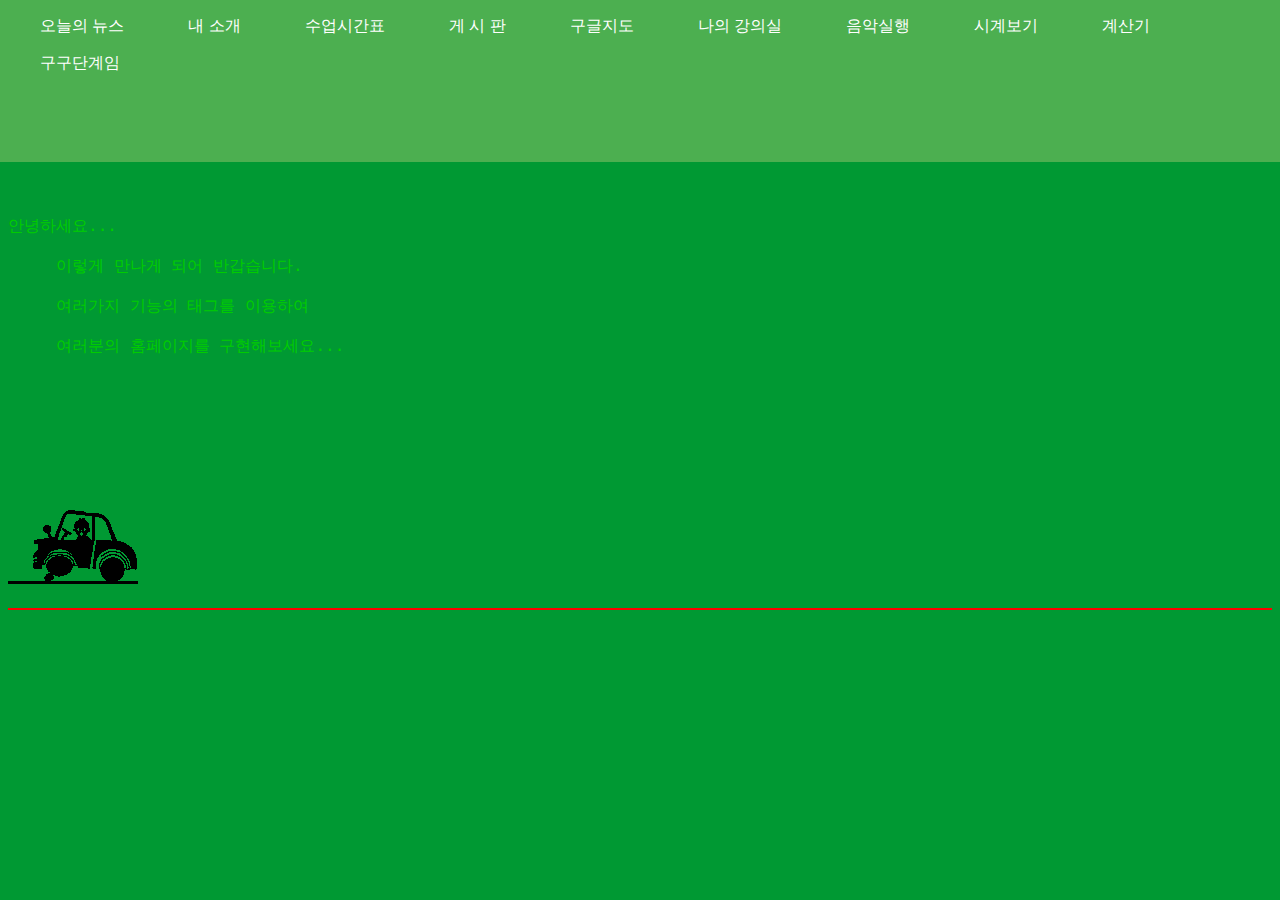
<file: hp_horizontal/index.html>
<!DOCTYPE html>
<html>
<head>
<meta charset="utf-8">
        <TITLE>horizontal</TITLE>

</head>
	<FRAMESET cols="100%"  rows="18%,*" border="0" >
    <FRAME NAME="frame 1" SRC="top1.html">
    <FRAME NAME="frame 2" SRC="bottom1.html"  SCROLLING="AUTO">
    </FRAMESET>
</HTML>
</file>
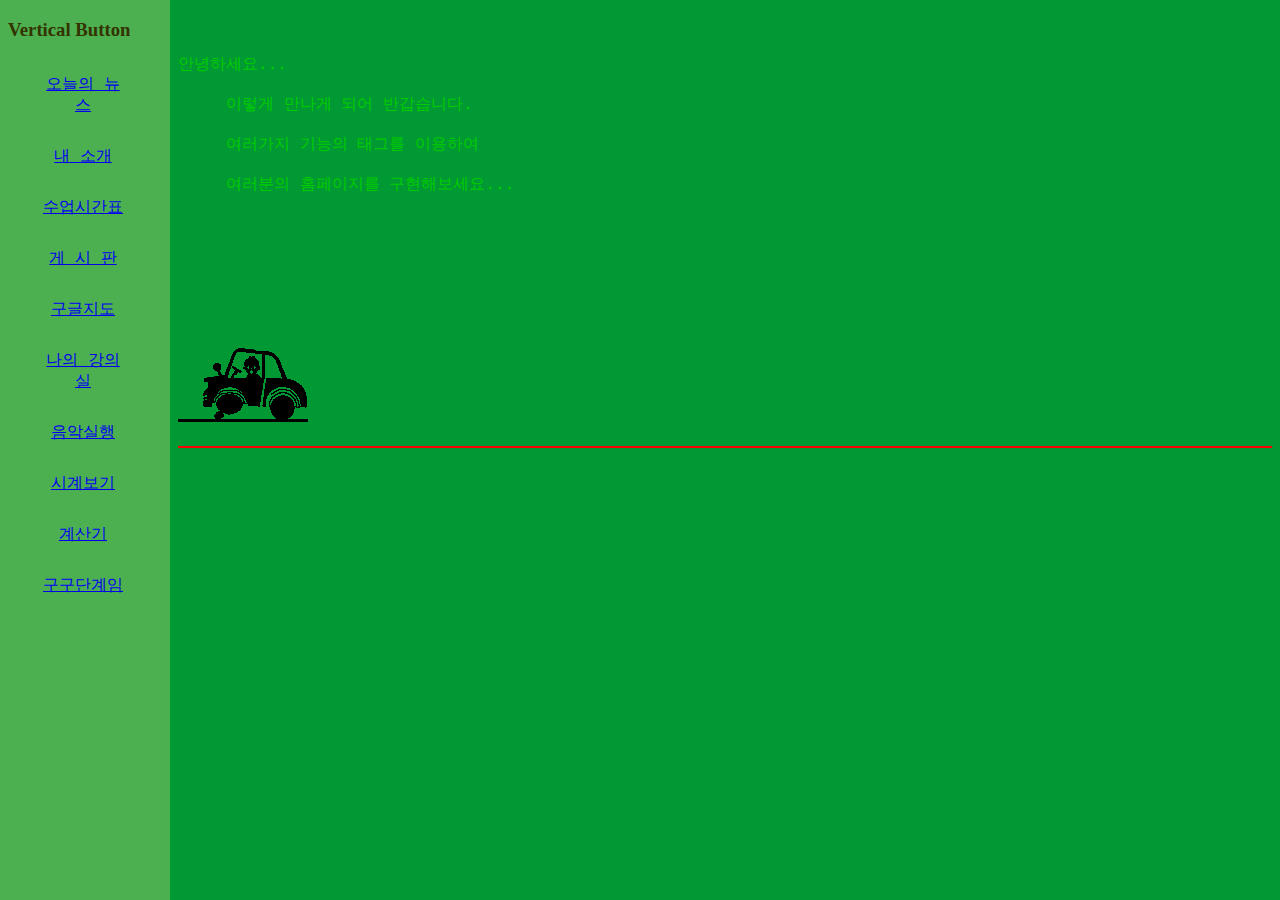
<file: hp_vertical/index.html>
<!DOCTYPE html>
<html>
<head>
<meta charset="utf-8">
        <TITLE>vertical</TITLE>

</HEAD>
	<FRAMESET ROWS="100%"  COLS="170,*" border="0" >
    <FRAME NAME="frame 1" SRC="lmenu1.html">
    <FRAME NAME="frame 2" SRC="Rcontent1.html"  SCROLLING="AUTO">
    </FRAMESET>
</HTML>
</file>
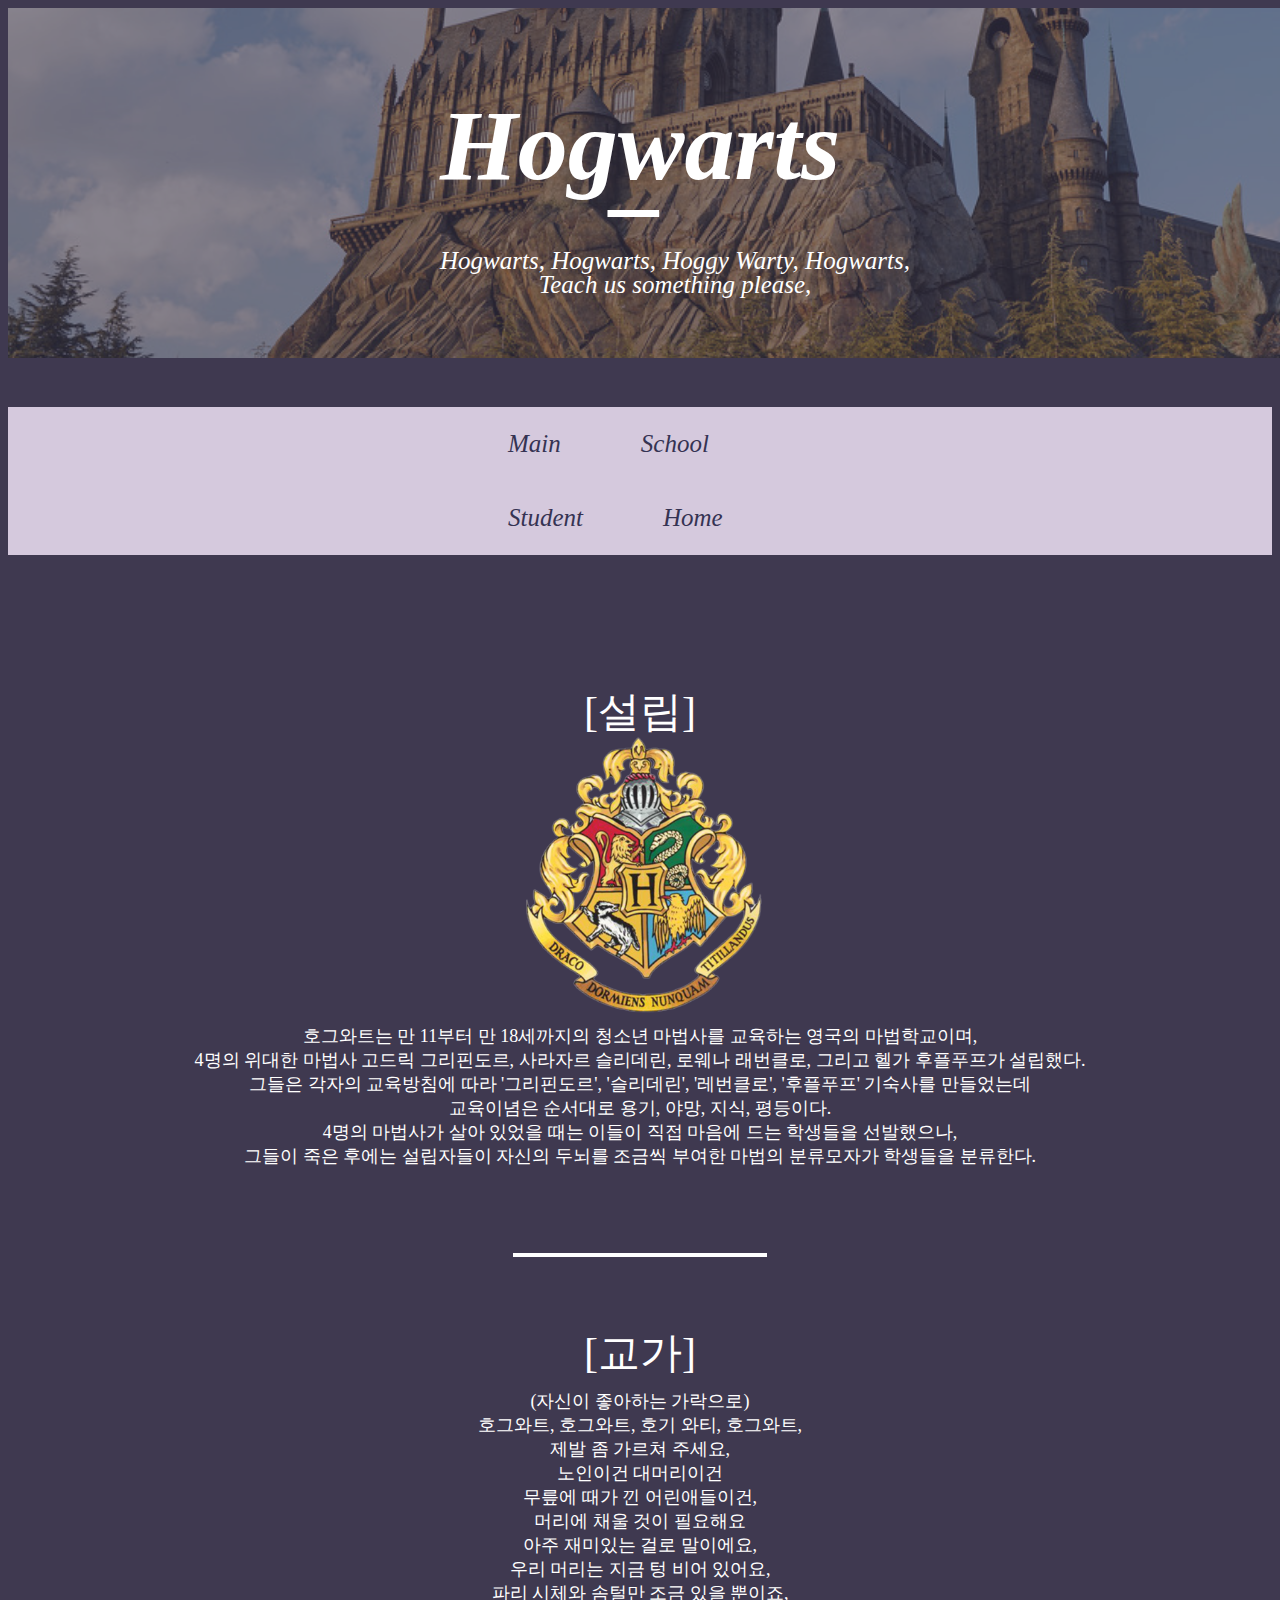
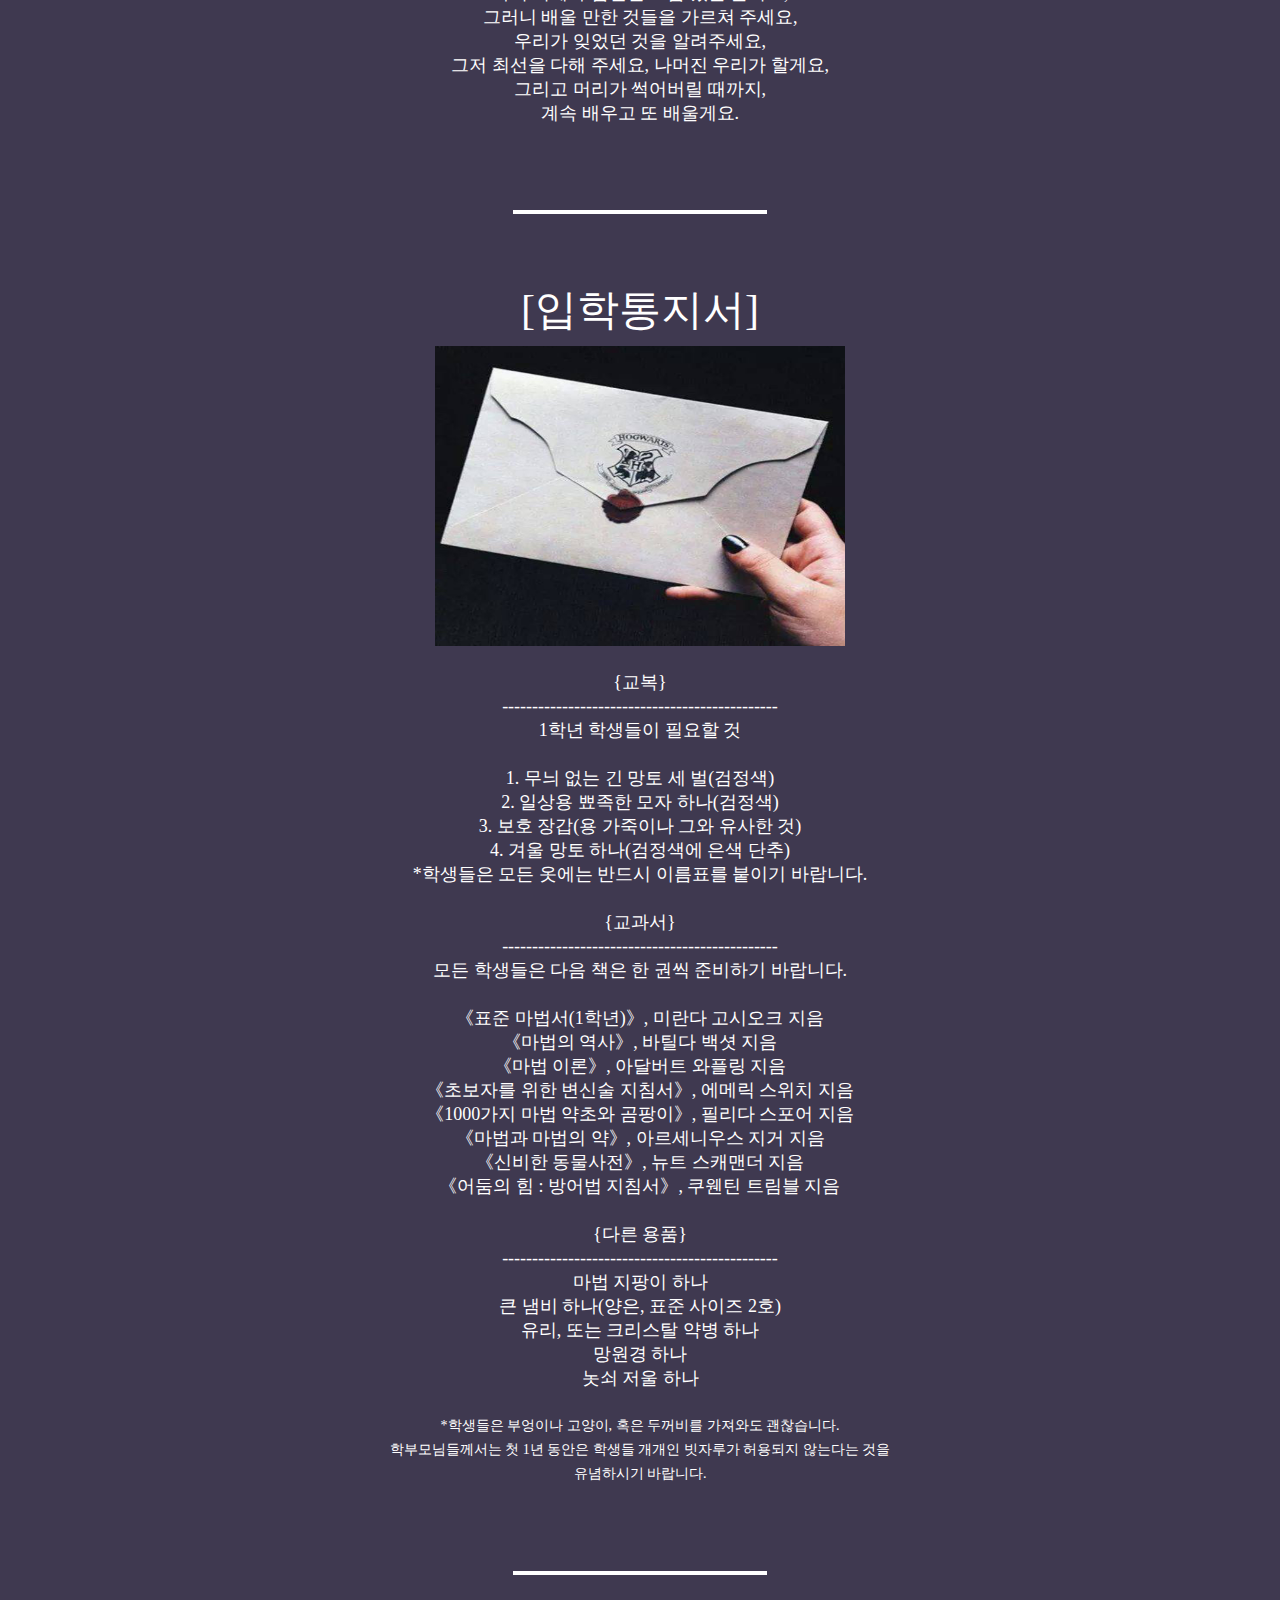
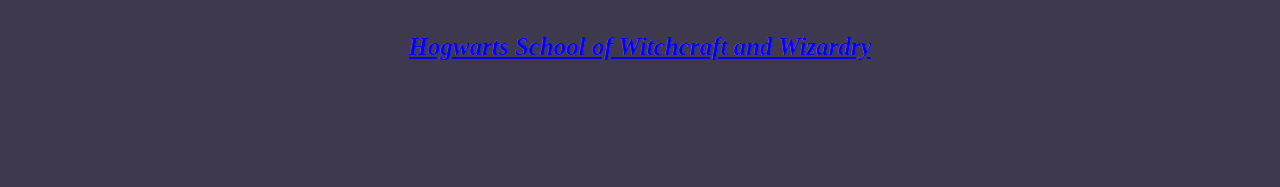
<file: 1301/2_School.html>
<html>
    <head>
        <meta charset = "UTF-8">
        <title>Hogwarts</title>
        <link rel="stylesheet" type="text/css" href="css/School.css">
    </head>
    <body>
        <div id="header">
        <center>
            <div style="position: relative;" >
            <img class="Main" src="img/Main.jpg">
                <div style="left: 50%; margin-left: -200px; bottom: 200px; font-size:100; 
                font-weight:bold; color:white; position: absolute;">
                Hogwarts
                <br>
                _
                <br>
            </div>
                <br>
            <div style="left: 50%; margin-left: -200px; bottom: 85px; font-size:25; 
                color:white; position: absolute;">
                    Hogwarts, Hogwarts, Hoggy Warty, Hogwarts,<br>
    Teach us something please,
            </div>
        </center>
            <nav>
                <ul>
                    <li><a href="index.html">Main</a></li>
                    <li><a href="2_School.html">School</a>
                    <ul>
                        <li><a href="2_School_Place.html">Place</a></li>
                        <li><a href="2_School_Subject.html">Subject</a></li>
                        <li><a href="2_School_Professor.html">Professor</a></li>
                    </ul>
                </li>
                    <li><a>Student</a>
                    <ul>
                        <li><a href="3_Student_Sorting_Hat.html">Sorting Hat</a></li>
                        <li><a href="3_Student_exam.html">Exam</a></li>
                    </ul>
                </li>
                    <li><a>Home</a>
                    <ul>
                        <li><a href="4_Home_Gryffindor.html">Gryffindor</a></li>
                        <li><a href="4_Home_Slytherin.html">Slytherin</a></li>
                        <li><a href="4_Home_Ravenclaw.html">Ravenclaw</a></li>
                        <li><a href="4_Home_Hufflepuff.html">Hufflepuff</a></li>
                    </ul></li>
                </ul>
            </nav>
        </div>
        <!-- 여기까지가 헤더 -->
        <div>
            <a name="first_line">
        <center>
            <br><br><br><br><br>
            <div class="title">
                [설립]
            </div>
            <td><img class="logo" src="img/Logo.png" width="410" height="300">
                <div class="text">
                    호그와트는 만 11부터 만 18세까지의 청소년 마법사를 교육하는 영국의 마법학교이며, <br>
                    4명의 위대한 마법사 고드릭 그리핀도르, 사라자르 슬리데린, 로웨나 래번클로, 그리고  헬가 후플푸프가 설립했다. <br>
                    그들은 각자의 교육방침에 따라 '그리핀도르', '슬리데린', '레번클로', '후플푸프' 기숙사를 만들었는데 <br>
                    교육이념은 순서대로 용기, 야망, 지식, 평등이다.<br>
                    4명의 마법사가 살아 있었을 때는 이들이 직접 마음에 드는 학생들을 선발했으나, <br>
                    그들이 죽은 후에는 설립자들이 자신의 두뇌를 조금씩 부여한 마법의 분류모자가 학생들을 분류한다.
                </div>
                <br><br><br>
                <hr size=4 width=20% color=white align="center" noshade>
                <br><br><br>
            <div class="title">
                [교가]
            </div>
            <br>
            <div class="text">
                    (자신이 좋아하는 가락으로) <br>
                    호그와트, 호그와트, 호기 와티, 호그와트, <br>
                    제발 좀 가르쳐 주세요,<br>
                    노인이건 대머리이건<br>
                    무릎에 때가 낀 어린애들이건,<br>
                    머리에 채울 것이 필요해요<br>
                    아주 재미있는 걸로 말이에요,<br>
                    우리 머리는 지금 텅 비어 있어요,<br>
                    파리 시체와 솜털만 조금 있을 뿐이죠,<br>
                    그러니 배울 만한 것들을 가르쳐 주세요,<br>
                    우리가 잊었던 것을 알려주세요,<br>
                    그저 최선을 다해 주세요, 나머진 우리가 할게요,<br>
                    그리고 머리가 썩어버릴 때까지,<br>
                    계속 배우고 또 배울게요.<br>
            </div>
            <br><br><br>
            <hr size=4 width=20% color=white align="center" noshade>
            <br><br><br>
            <div class="title">
                [입학통지서]
            </div>
            <br>
            <td><img class="letter" src="img/Letter.PNG" width="410" height="300">
            <br>
            <br>
            <div class="text">
                {교복}<br>
                 ----------------------------------------------<br>
                1학년 학생들이 필요할 것<br><br>
                1. 무늬 없는 긴 망토 세 벌(검정색)<br>
                2. 일상용 뾰족한 모자 하나(검정색)<br>
                3. 보호 장갑(용 가죽이나 그와 유사한 것)<br>
                4. 겨울 망토 하나(검정색에 은색 단추)<br>
                *학생들은 모든 옷에는 반드시 이름표를 붙이기 바랍니다.<br>
                <br>
                {교과서}<br>
                ----------------------------------------------<br>
                모든 학생들은 다음 책은 한 권씩 준비하기 바랍니다.<br><br>
                《표준 마법서(1학년)》, 미란다 고시오크 지음<br>
                《마법의 역사》, 바틸다 백셧 지음<br>
                《마법 이론》, 아달버트 와플링 지음<br>
                《초보자를 위한 변신술 지침서》, 에메릭 스위치 지음<br>
                《1000가지 마법 약초와 곰팡이》, 필리다 스포어 지음<br>
                《마법과 마법의 약》, 아르세니우스 지거 지음<br>
                《신비한 동물사전》, 뉴트 스캐맨더 지음<br>
                《어둠의 힘 : 방어법 지침서》, 쿠웬틴 트림블 지음<br>
                <br>
                {다른 용품}<br>
                ----------------------------------------------<br>
                마법 지팡이 하나<br>
                큰 냄비 하나(양은, 표준 사이즈 2호)<br>
                유리, 또는 크리스탈 약병 하나<br>
                망원경 하나<br>
                놋쇠 저울 하나<br>
            </div>
                <br>
                <div class="anothertext">
                *학생들은 부엉이나 고양이, 혹은 두꺼비를 가져와도 괜찮습니다.<br>
                학부모님들께서는 첫 1년 동안은 학생들 개개인 빗자루가 허용되지 않는다는 것을 <br>
                유념하시기 바랍니다.<br>
                </div>
                <br><br><br>
                <hr size=4 width=20% color=white align="center" noshade>
                <br><br>
                <div class="finaltext">
                    <a href="#first_line">
                    Hogwarts School of Witchcraft and Wizardry
                    </a>
                </div>
                <br><br><br><br><br>
        </center>
        </div>

    </body>
</html>
</file>
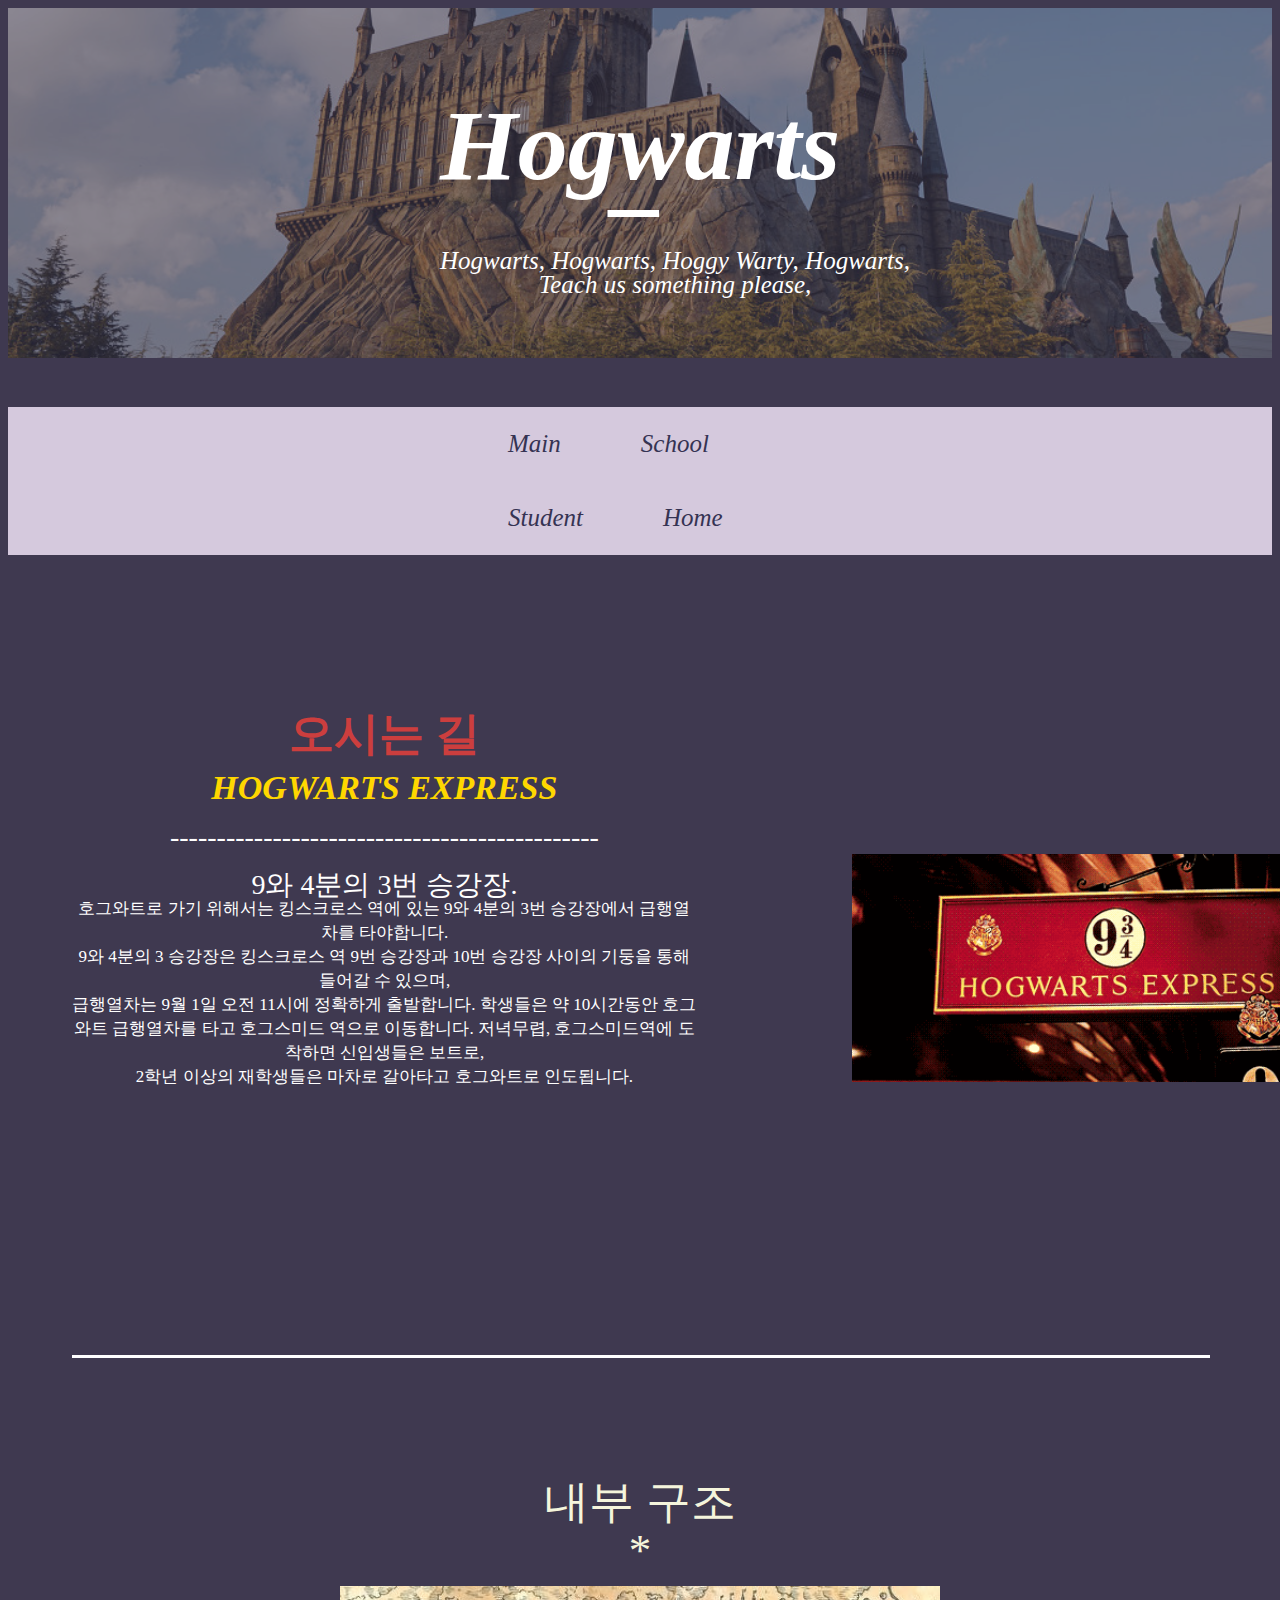
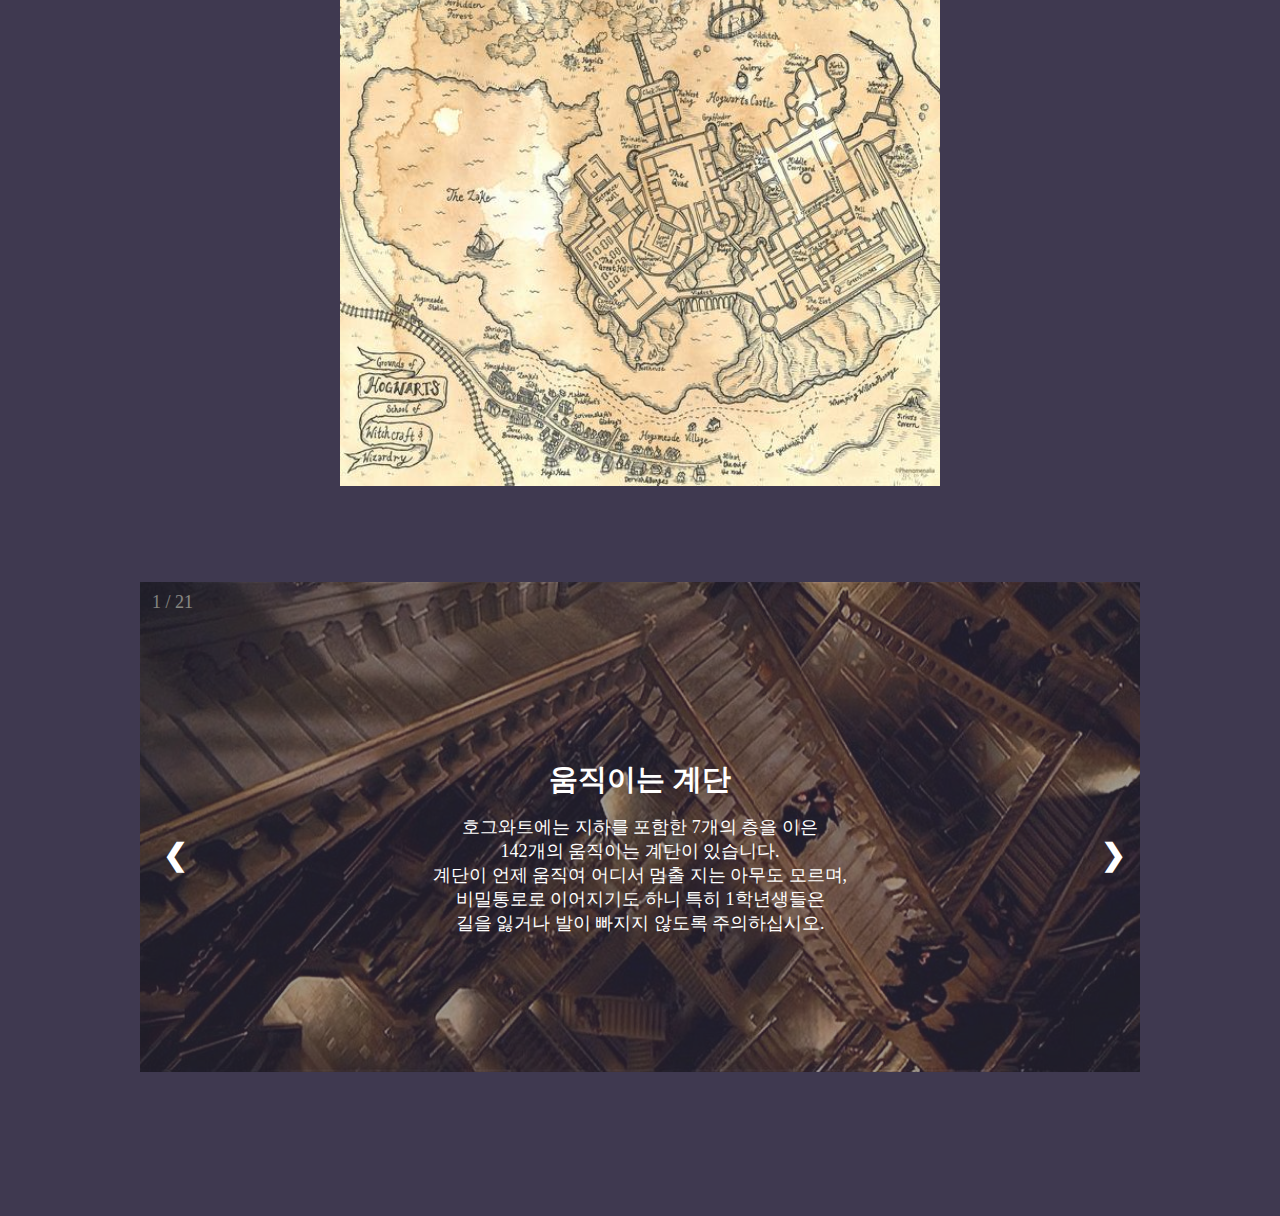
<file: 1301/2_School_Place.html>
<html>
    <head>
        <meta charset = "UTF-8">
        <meta name="viewport" content="width=device-width, initial-scale=1">
        <title>Hogwarts</title>
        <link rel="stylesheet" type="text/css" href="css/School_Place.css">
    </head>
    <body>
        <div id="header">
        <center>
                <div style="position: relative;" >
            <img class="Main" src="img/Main.jpg">
                <div style="left: 50%; margin-left: -200px; bottom: 200px; font-size:100; 
                font-weight:bold; color:white; position: absolute;">
                Hogwarts
                <br>
                _
                <br>
            </div>
                <br>
            <div style="left: 50%; margin-left: -200px; bottom: 85px; font-size:25; 
                color:white; position: absolute;">
                    Hogwarts, Hogwarts, Hoggy Warty, Hogwarts,<br>
    Teach us something please,
            </div>
        </center>
            <nav>
                <ul>
                    <li><a href="index.html">Main</a></li>
                    <li><a href="2_School.html">School</a>
                    <ul>
                        <li><a href="2_School_Place.html">Place</a></li>
                        <li><a href="2_School_Subject.html">Subject</a></li>
                        <li><a href="2_School_Professor.html">Professor</a></li>
                    </ul>
                </li>
                    <li><a>Student</a>
                    <ul>
                        <li><a href="3_Student_Sorting_Hat.html">Sorting Hat</a></li>
                        <li><a href="3_Student_exam.html">Exam</a></li>
                    </ul>
                </li>
                    <li><a>Home</a>
                    <ul>
                        <li><a href="4_Home_Gryffindor.html">Gryffindor</a></li>
                        <li><a href="4_Home_Slytherin.html">Slytherin</a></li>
                        <li><a href="4_Home_Ravenclaw.html">Ravenclaw</a></li>
                        <li><a href="4_Home_Hufflepuff.html">Hufflepuff</a></li>
                    </ul></li>
                </ul>
            </nav>
        </div>
        <!-- 여기까지가 헤더 -->
        <br><br>
        <div style="text-align:center">
              <!-- The App Section -->
              <div class="container">
                <div class="row">
                  <div class="column-66">
                    <h1 class="xlarge-font"><b>오시는 길</b></h1>
                    <h1 class="large-font"><b>HOGWARTS EXPRESS</b></h1>
                    <p><div class="middle-font"> ----------------------------------------------<br><br>9와 4분의 3번 승강장.</div> 
                       <div class="final-font">호그와트로 가기 위해서는 킹스크로스 역에 있는 9와 4분의 3번 승강장에서 급행열차를 타야합니다.<br>
                    9와 4분의 3 승강장은 킹스크로스 역 9번 승강장과 10번 승강장 사이의 기둥을 통해 들어갈 수 있으며,<br>
                    급행열차는 9월 1일 오전 11시에 정확하게 출발합니다. 학생들은 약 10시간동안 호그와트 급행열차를 타고 호그스미드 역으로 이동합니다.
                    저녁무렵, 호그스미드역에 도착하면 신입생들은 보트로, <br>2학년 이상의 재학생들은 마차로 갈아타고 호그와트로 인도됩니다.</div></p>
                  </div>
                  <div class="column-33">
                      <img src="img/Express.gif" width="535" height="671">
                  </div>
              </div>
              <hr size=3 width=100% color=white align="center" noshade>
              <br><br><br><br><br>
              <center>
              <div class="middletitle">
                  내부 구조 <br><br>*
                  <br><br><img src="img/map.jpg" style="margin-left: auto; margin-right: auto; display: block; width: 600; height: 500;">
              </div>
            </center>
            <br><br><br><br>
              <div class="slideshow-container">
                    <div class="mySlides fade">
                        <div class="numbertext">1 / 21</div>
                        <img src="img/movestair.jpg" style="width: 7000; height: 490; opacity: 0.5; object-fit: cover;">
                        <div class="image-text">
                            <div class="title">움직이는 계단</div>
                            <br>
                            <div class="sub">호그와트에는 지하를 포함한 7개의 층을 이은<br>142개의 움직이는 계단이 있습니다.<br>
                                계단이 언제 움직여 어디서 멈출 지는 아무도 모르며,<br>비밀통로로 이어지기도 하니 
                                특히 1학년생들은<br>길을 잃거나 발이 빠지지 않도록 주의하십시오. </div>
                        </div>
                    </div>
                    
                    <div class="mySlides fade">
                        <div class="numbertext">2 / 21</div>
                        <img src="img/movepicture.gif" style="width: 7000; height: 490; opacity: 0.5; object-fit: cover;">
                        <div class="image-text">
                            <div class="title">움직이는 초상화</div>
                            <br>
                            <div class="sub">벽에는 움직이는 초상화가 수없이 많이 걸려 있고, <br>종종 그들과 이야기를 나눌 수도 있습니다.</div>
                        </div>
                    </div>
                    
                    <div class="mySlides fade">
                        <div class="numbertext">3 / 21</div>
                        <img src="img/Hall.jpg" style="width: 7000; height: 490; opacity: 0.5; object-fit: cover;">
                        <div class="image-text">
                            <div class="title">연회장</div>
                            <br>
                            <div class="sub">신입생 환영회, 기숙사 배정, 졸업식, 식사나<br>각종 행사가 이루어지는 장소입니다.<br>
                                기숙사마다 한 테이블씩, 총 4개의 긴 테이블이 있고 천장에는 마법이 걸려 있어 마치 뻥 뚫려 있는 것처럼 하늘이 보입니다.
                            <br>현관 홀에 위치해 있습니다.</div>
                        </div>
                    </div>

                    <div class="mySlides fade">
                        <div class="numbertext">4 / 21</div>
                        <img src="img/Greenhouse.jpg" style="width: 7000; height: 490; opacity: 0.5; object-fit: cover;">
                        <div class="image-text">
                            <div class="title">온실</div>
                            <br>
                            <div class="sub">약초학 시간에 포모나 스프라우트와 그 후임인<br>스포일러 교수의 약초학 수업 교실로 사용됩니다.<br>
                                학교 뒷편에 있으며 길러지는 식물의 위험성에 따라<br>총 7군데로 분류되어 있습니다.<br>그 중 6번 온실은 출입이 제한되어 있습니다.</div>
                        </div>
                    </div>

                    <div class="mySlides fade">
                        <div class="numbertext">5 / 21</div>
                        <img src="img/Forbidden.jpg" style="width: 7000; height: 490; opacity: 0.5; object-fit: cover;">
                        <div class="image-text">
                            <div class="title">금지된 숲</div>
                            <br>
                            <div class="sub">학교 정원의 서쪽에 있습니다.<br>해그리드의 오두막이 숲의 입구를 지키고 있고<br>
                                켄타우로스, 에크로, 멘투라, 아라고그 등 여러 위험 생물이<br>서식중이므로 학생들의 출입은 금지되어 있습니다.</div>
                        </div>
                    </div>

                    <div class="mySlides fade">
                        <div class="numbertext">6 / 21</div>
                        <img src="img/Black.jpg" style="width: 7000; height: 490; opacity: 0.5; object-fit: cover;">
                        <div class="image-text">
                            <div class="title">검은 호수</div>
                            <br>
                            <div class="sub">학교 정원의 남쪽에 있습니다.<br>그라인딜로우와 인어, 대왕 오징어 등
                                온갖 수중 생물들이<br>서식 중입니다. 관례적으로 신입생들은 마차 대신에 해그리드와 뗏목을 타고 호수를 건너타고 호그와트에 입학합니다.</div>
                        </div>
                    </div>

                    <div class="mySlides fade">
                            <div class="numbertext">7 / 21</div>
                            <img src="img/Shome.PNG" style="width: 7000; height: 490; opacity: 0.5; object-fit: cover;">
                            <div class="image-text">
                                <div class="title">슬리데린 휴게실</div>
                                <br>
                                <div class="sub">학교 지하, 검은 호수 밑의 지하 감옥에 위치하고 있습니다.<br>
                                    가끔 창문에 대왕오징어 등의 흥미로운 생물체가<br>나타나기도 하며 
                                밤에는 잔잔한 파도소리가 들립니다.<br>휴게실에 들어가기 위해서는<br>돌벽 앞에서 암호를 말해야 합니다.</div>
                            </div>
                        </div>

                    <div class="mySlides fade">
                        <div class="numbertext">8 / 21</div>
                        <img src="img/magicdrug.PNG" style="width: 7000; height: 490; opacity: 0.5; object-fit: cover;">
                        <div class="image-text">
                            <div class="title">마법약 교실</div>
                            <br>
                            <div class="sub">학교 지하에 있습니다.<br>마법약 제조에 필요한 이론과 기술등을 배우는 교실이며<br>마법약 교수의 사무실과 창고 근처입니다.</div>
                        </div>
                    </div>

                    <div class="mySlides fade">
                        <div class="numbertext">9 / 21</div>
                        <img src="img/Hhome.PNG" style="width: 7000; height: 490; opacity: 0.5; object-fit: cover;">
                        <div class="image-text">
                            <div class="title">후플푸프 휴게실</div>
                            <br>
                            <div class="sub">부얶문 입구쪽에 위치해 있습니다.<br>후플푸프 휴게실은 외부인에게 목격된 적이 없으며
                                    기숙사 중 유일하게 침입자를 내쫓는 장치가 설치되어 있습니다. <br>흙으로 이루어져 있는 낮은 천장과 창문 너머로 보이는 잔디밭은 안락함을 느끼게 합니다. </div>
                        </div>
                    </div>

                    <div class="mySlides fade">
                        <div class="numbertext">10 / 21</div>
                        <img src="img/Hospital.PNG" style="width: 7000; height: 490; opacity: 0.5; object-fit: cover;">
                        <div class="image-text">
                            <div class="title">병동</div>
                            <br>
                            <div class="sub">1층 복도 끝에 위치해 있습니다.<br>폼프리 부인의 치료를 받을 수 있고<br>
                                환자들의 절대안정을 위해 소란을 피우는 것은 엄격히 금지되어 있습니다. 1층에는 이 외에도 머글 연구 교실과 교감실이 있습니다.</div>
                        </div>
                    </div>

                    <div class="mySlides fade">
                        <div class="numbertext">11 / 213</div>
                        <img src="img/SecretRoom.PNG" style="width: 7000; height: 490; opacity: 0.5; object-fit: cover;">
                        <div class="image-text">
                            <div class="title">비밀의 방</div>
                            <br>
                            <div class="sub">2층 모우닝 머틀이 있는 화장실을 통해 갈 수 있습니다.<br>호그와트 창시자 중 한명인 살라자르 슬리데린의 애완동물<br>
                                바실리스크가 잠들어 있던 숨겨진 방이였나, 당시 파셀통그가 가능했던 해리 포터에 의해 열려 알려졌습니다.<br>
                                현재는 학생들의 안전을 위해 폐쇄되었습니다.</div>
                        </div>
                    </div>

                    <div class="mySlides fade">
                        <div class="numbertext">12 / 21</div>
                        <img src="img/emugi.PNG" style="width: 7000; height: 490; opacity: 0.5; object-fit: cover;">
                        <div class="image-text">
                            <div class="title">교장실 입구</div>
                            <br>
                            <div class="sub">2층 텅 빈 복도 중간의 이무기 석상이 바로 교장실 입구입니다.<br>이무기 석상과의 대화나 교장선생님이 일러주신
                                암호를 통해 들어 갈 수 있고 긴 통로를 통해 교장실이 위치한 탑까지 올라올 수 있습니다.<br></div>
                        </div>
                    </div>

                    <div class="mySlides fade">
                        <div class="numbertext">13 / 21</div>
                        <img src="img/magicclass.PNG" style="width: 7000; height: 490; opacity: 0.5; object-fit: cover;">
                        <div class="image-text">
                            <div class="title">마법 교실</div>
                            <br>
                            <div class="sub">3층에 위치한 교실로 마법에 대한 이론과<br>실질적인 주문 사용법을 배울 수 있습니다.    
                                    <br>담당교수 필리우스 플리트윅의 사무실까지 겸하고 있습니다.<br></div>
                        </div>
                    </div>

                    <div class="mySlides fade">
                        <div class="numbertext">14 / 21</div>
                        <img src="img/hallway.PNG" style="width: 7000; height: 490; opacity: 0.3; object-fit: cover;">
                        <div class="image-text">
                            <div class="title">금지된 복도</div>
                            <br>
                            <div class="sub">3층 복도는 학생들의 출입이 금지되어 있습니다.<br></div>
                        </div>
                    </div>

                    <div class="mySlides fade">
                        <div class="numbertext">15 / 21</div>
                        <img src="img/blackmagic.PNG" style="width: 7000; height: 490; opacity: 0.5; object-fit: cover;">
                        <div class="image-text">
                            <div class="title">어둠의 마법 방어술 교실</div>
                            <br>
                            <div class="sub">4층에 위치한 교실로 어둠의 마법에 <br>대항하고 방어하는 마법을 배울 수 있습니다.<br>
                                하지만 전쟁으로 인해 이전 담당교수들이 1년을 채우지 <br>못하고 사망하거나 퇴직하여<br>현재는 수업을 잠시 중단한 상태입니다.<br></div>
                        </div>
                    </div>

                    <div class="mySlides fade">
                        <div class="numbertext">16 / 21</div>
                        <img src="img/trans.PNG" style="width: 7000; height: 490; opacity: 0.5; object-fit: cover;">
                        <div class="image-text">
                            <div class="title">변신술 교실</div>
                            <br>
                            <div class="sub">4층에 위치한 교실로 변신술 이론과 주문을 배울 수 있습니다.<br>
                                담당교수는 교장을 겸하고 있는 미네르바 맥고나걸입니다.<br></div>
                        </div>
                    </div>


                    <div class="mySlides fade">
                        <div class="numbertext">17 / 21</div>
                        <img src="img/kingbath.PNG" style="width: 7000; height: 490; opacity: 0.5; object-fit: cover;">
                        <div class="image-text">
                            <div class="title">반장 전용 욕실</div>
                            <br>
                            <div class="sub">5층에 위치한 욕실로, 반장들만 사용할 수 있습니다. <br></div>
                        </div>
                    </div>

                    <div class="mySlides fade">
                        <div class="numbertext">18 / 21</div>
                        <img src="img/Rhome.PNG" style="width: 7000; height: 490; opacity: 0.5; object-fit: cover;">
                        <div class="image-text">
                            <div class="title">레번클로 휴게실</div>
                            <br>
                            <div class="sub">탑의 나선형으로 이루어진 빽빽한 계단을 올라 나오는 <br>6층 둥근 공간에 위치하고 있습니다.
                                탁자, 의자, 책이 가득하며 휴게실에 들어가기 위해서는 다른 기숙사와는 달리 입구의 <br>청동 독수리 상이
                            내는 수수께끼를 풀어야 합니다.</div>
                        </div>
                    </div>

                    <div class="mySlides fade">
                        <div class="numbertext">19 / 21</div>
                        <img src="img/needroom.PNG" style="width: 7000; height: 490; opacity: 0.5; object-fit: cover;">
                        <div class="image-text">
                            <div class="title">필요의 방</div>
                            <br>
                            <div class="sub">7층 복도에 숨겨져 있는 방입니다. 원래는 아는 사람이<br>극히 드문 비밀의 방이였지만, 이 또한 전쟁 당시에
                                해리 포터에 의해 알려졌습니다. 음식과 같은 원소 변신술에 대한 <br>겜프 법령의 다섯가지 주요 예의 사항을 제외하고
                                원하는 모든 것을 제공해줍니다. <br></div>
                        </div>
                    </div>

                    <div class="mySlides fade">
                        <div class="numbertext">20 / 21</div>
                        <img src="img/Ghome.PNG" style="width: 7000; height: 490; opacity: 0.5; object-fit: cover;">
                        <div class="image-text">
                            <div class="title">그리핀도르 휴게실</div>
                            <br>
                            <div class="sub">탑 7층에 위치해 있습니다.
                                여학생 기숙사 계단에는 남학생들의 접근을 막는 마법이 걸려 있으며 벽은 이전 사감들의 초상화로 채워져 있습니다.
                            휴게실에 들어가기 위해서는 입구를 지키고 있는 뚱보 여인의 초상화에게 암호를 말해야 합니다.</div>
                        </div>
                    </div>

                    <div class="mySlides fade">
                        <div class="numbertext">21 / 21</div>
                        <img src="img/star.PNG" style="width: 7000; height: 490; opacity: 0.5; object-fit: cover;">
                        <div class="image-text">
                            <div class="title">천문학 교실</div>
                            <br>
                            <div class="sub">따로 분리되어 있는 탑꼭대기에 있습니다.<br>담당교수 오로라의 지도로 천문학과 점성술을 배울 수 있습니다.</div>
                        </div>
                    </div>

                    <a class="prev" onclick="plusSlides(-1)">&#10094;</a>
                    &nbsp; &nbsp; &nbsp; &nbsp; &nbsp; &nbsp; &nbsp; &nbsp;&nbsp;&nbsp;&nbsp;&nbsp;&nbsp;&nbsp;&nbsp;&nbsp;
                    &nbsp; &nbsp; &nbsp; &nbsp; &nbsp; &nbsp; &nbsp; &nbsp;&nbsp;&nbsp;&nbsp;&nbsp;&nbsp;&nbsp;&nbsp;&nbsp;
                    &nbsp; &nbsp; &nbsp; &nbsp; &nbsp; &nbsp; &nbsp; &nbsp;&nbsp;&nbsp;&nbsp;&nbsp;&nbsp;&nbsp;&nbsp;&nbsp;
                    &nbsp; &nbsp; &nbsp; &nbsp; &nbsp; &nbsp; &nbsp; &nbsp;&nbsp;&nbsp;&nbsp;&nbsp;&nbsp;&nbsp;&nbsp;&nbsp;
                    &nbsp; &nbsp; &nbsp; &nbsp; &nbsp; &nbsp; &nbsp; &nbsp;&nbsp;&nbsp;&nbsp;&nbsp;&nbsp;&nbsp;&nbsp;&nbsp;
                    &nbsp; &nbsp; &nbsp; &nbsp; &nbsp; &nbsp; &nbsp; &nbsp;&nbsp;&nbsp;&nbsp;&nbsp;&nbsp;&nbsp;&nbsp;&nbsp;
                    &nbsp; &nbsp; &nbsp; &nbsp; &nbsp; &nbsp; &nbsp; &nbsp;&nbsp;&nbsp;&nbsp;&nbsp;&nbsp;&nbsp;&nbsp;&nbsp;
                    &nbsp; &nbsp; &nbsp; &nbsp; &nbsp; &nbsp; &nbsp; &nbsp; &nbsp; &nbsp; &nbsp; &nbsp; &nbsp; &nbsp; &nbsp;
                    <a class="next" onclick="plusSlides(1)">&#10095;</a>
                    
                    </div>
                    <br>
                <script src="js/School_Place.js"></script>
        </body>
</html>
</file>
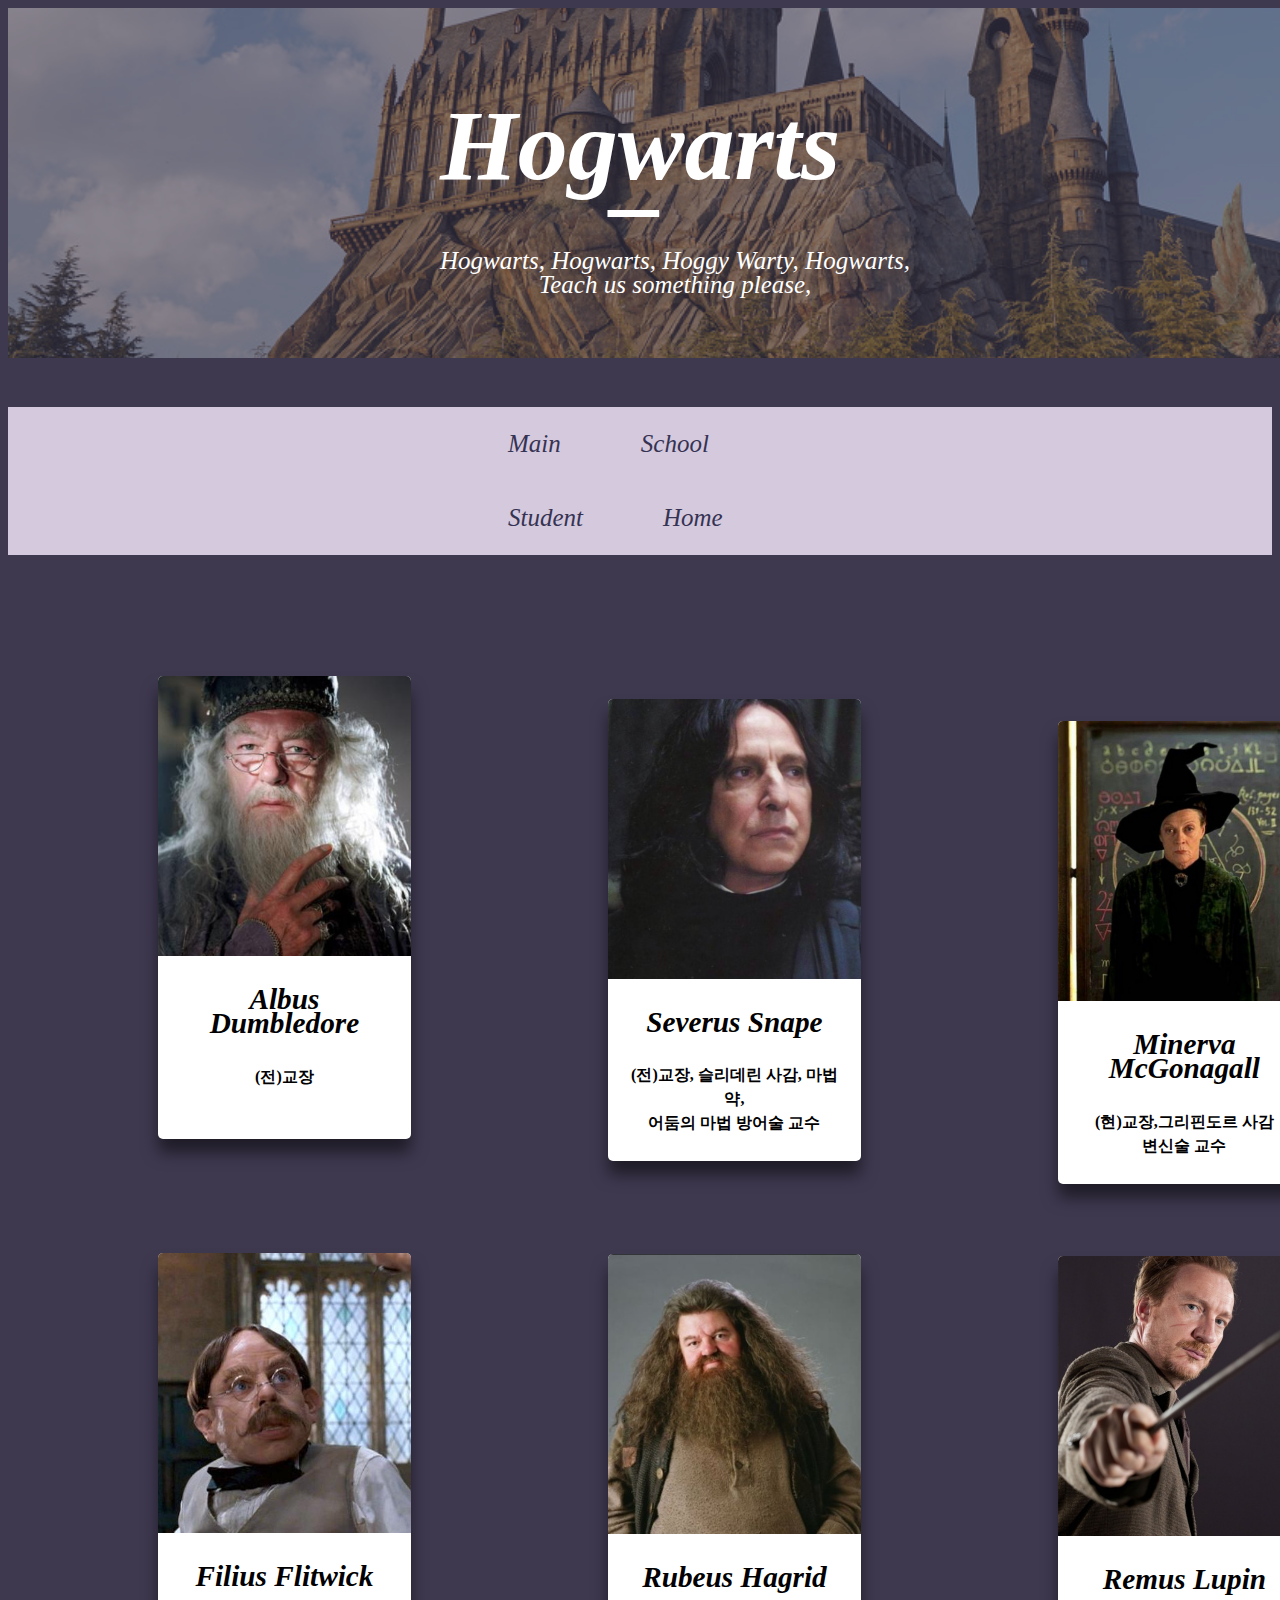
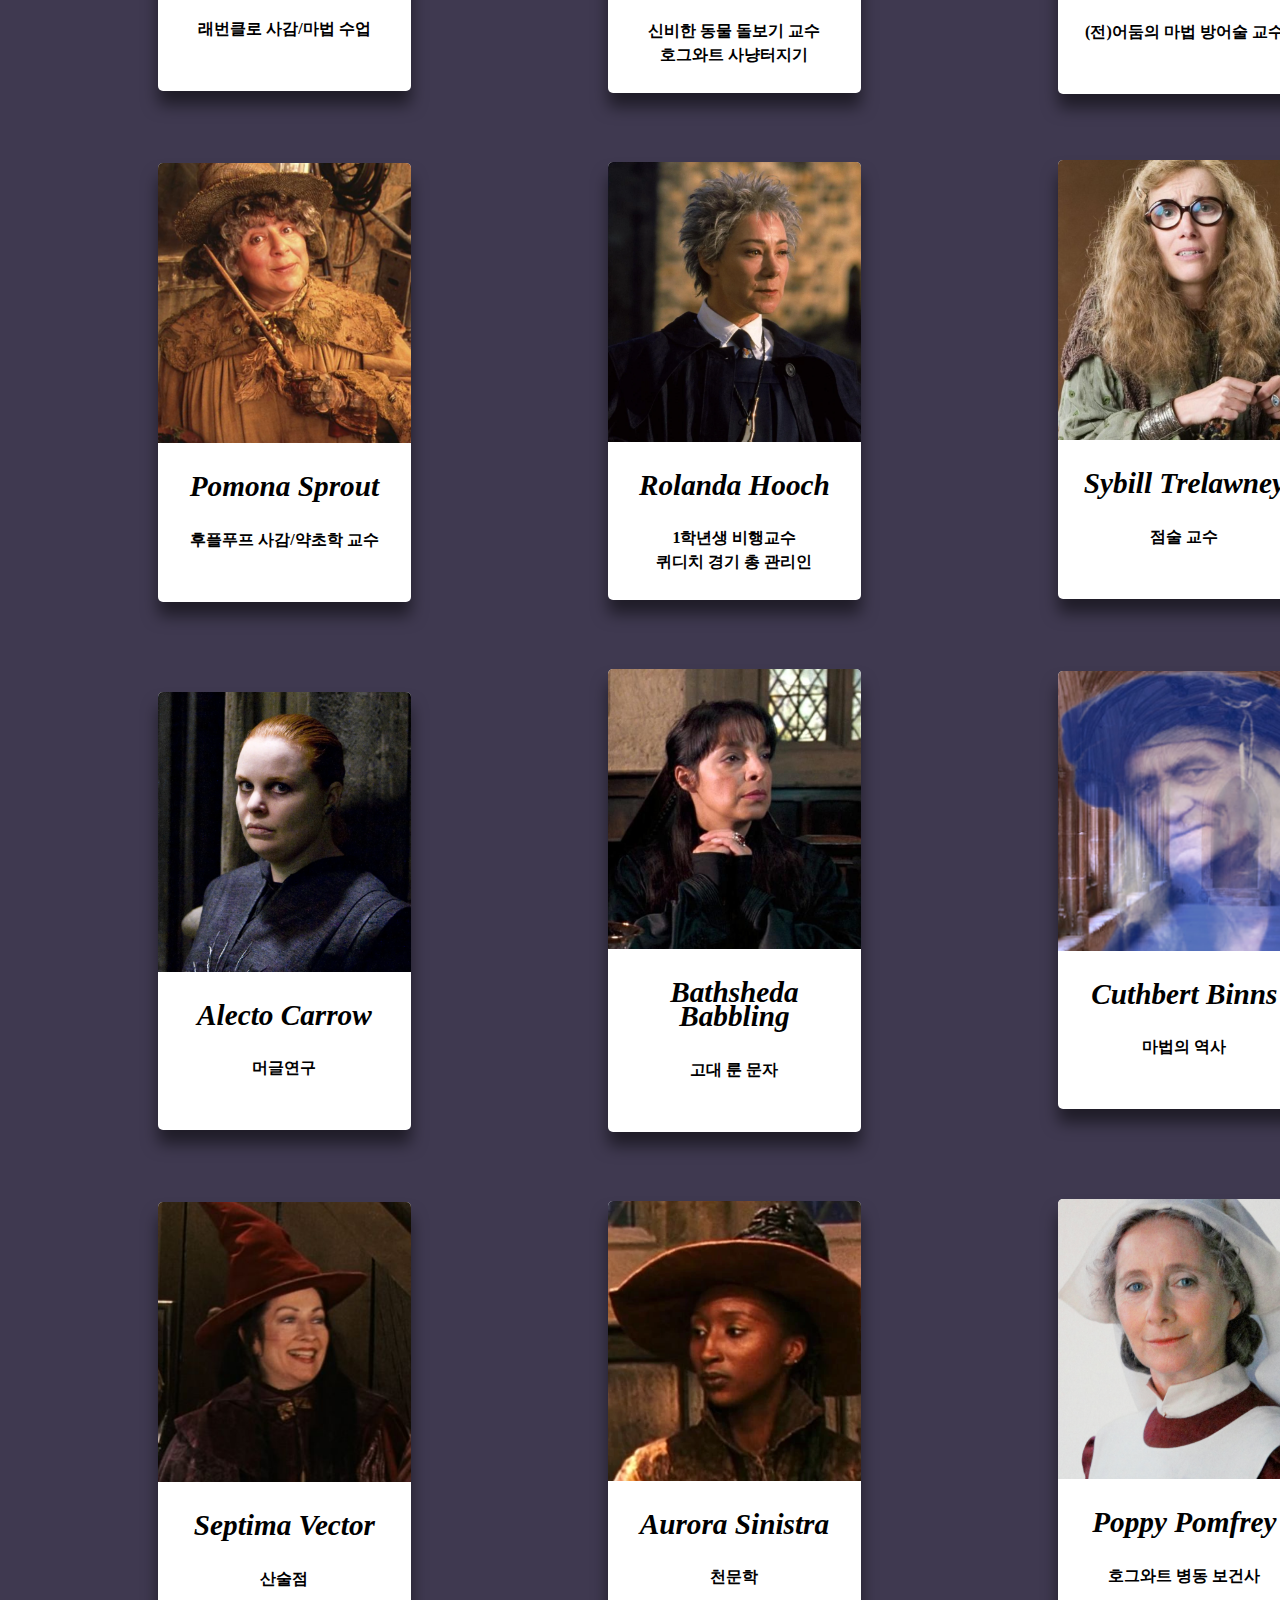
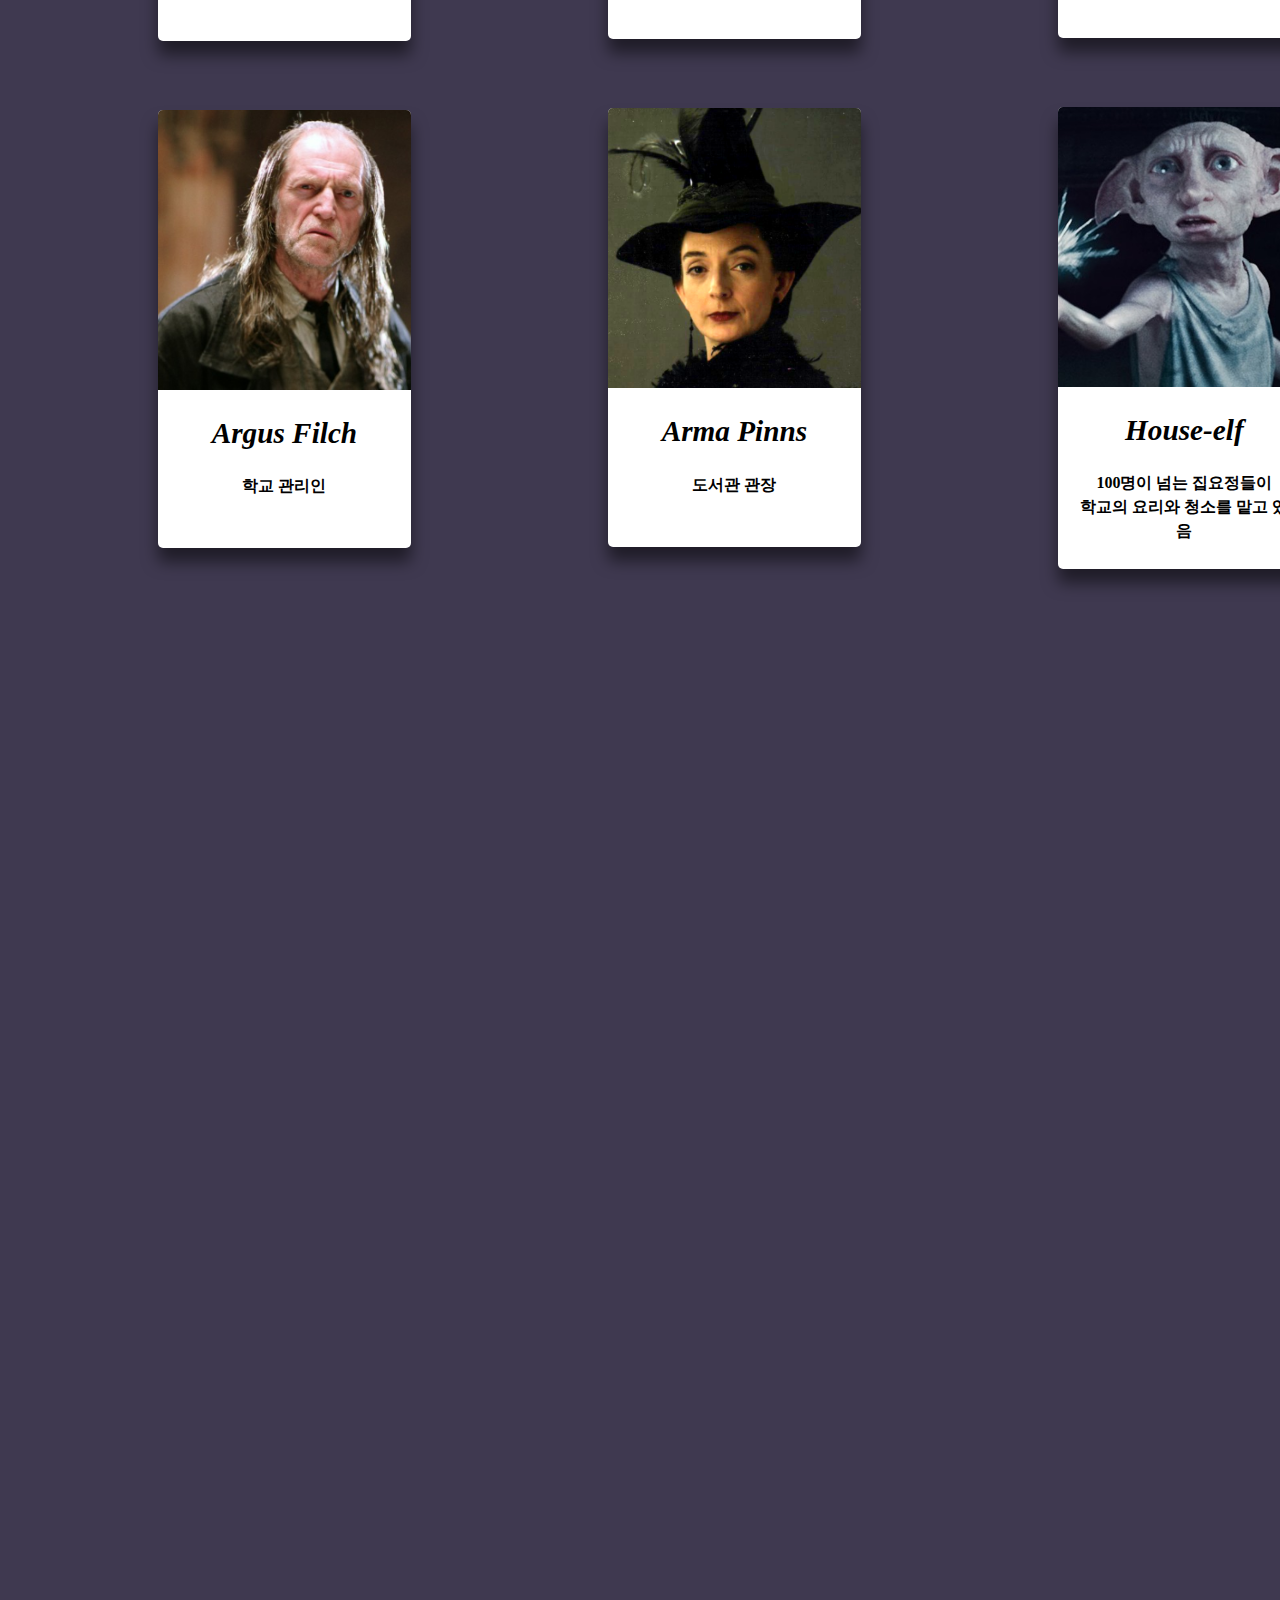
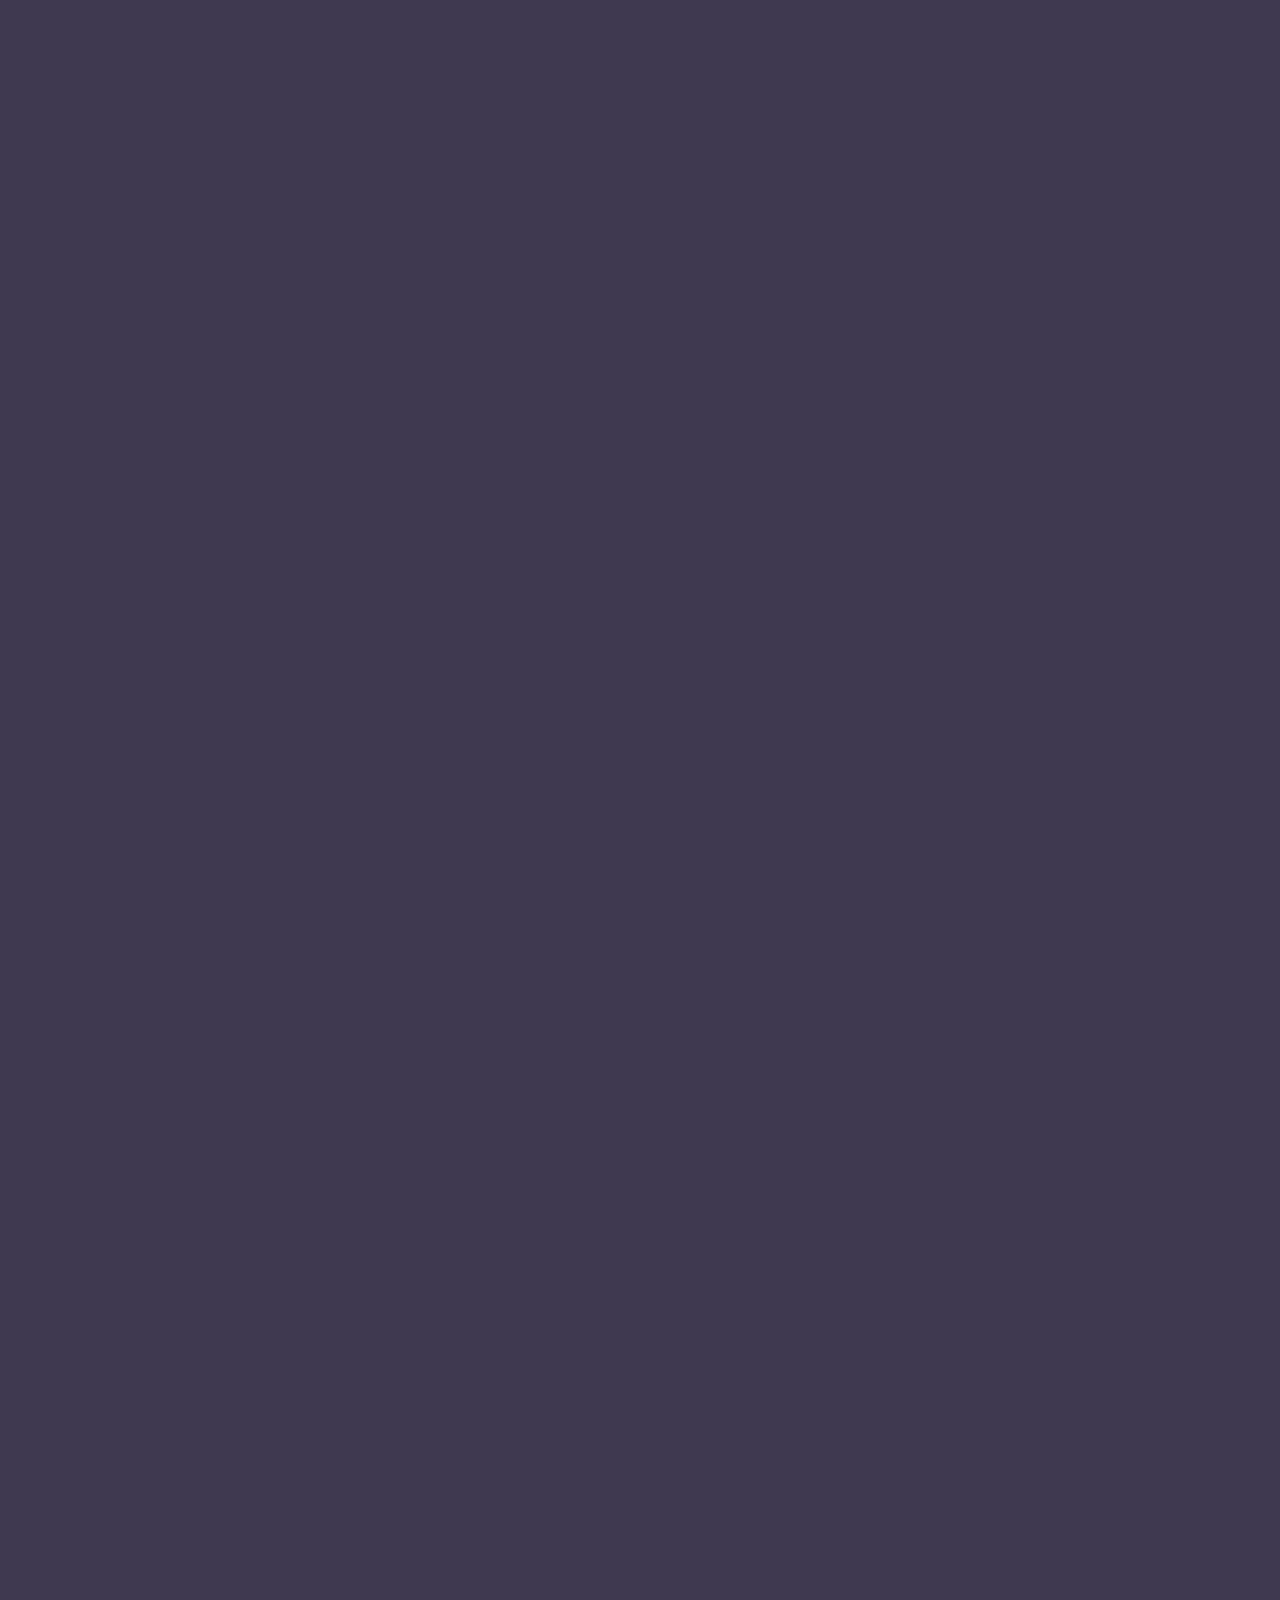
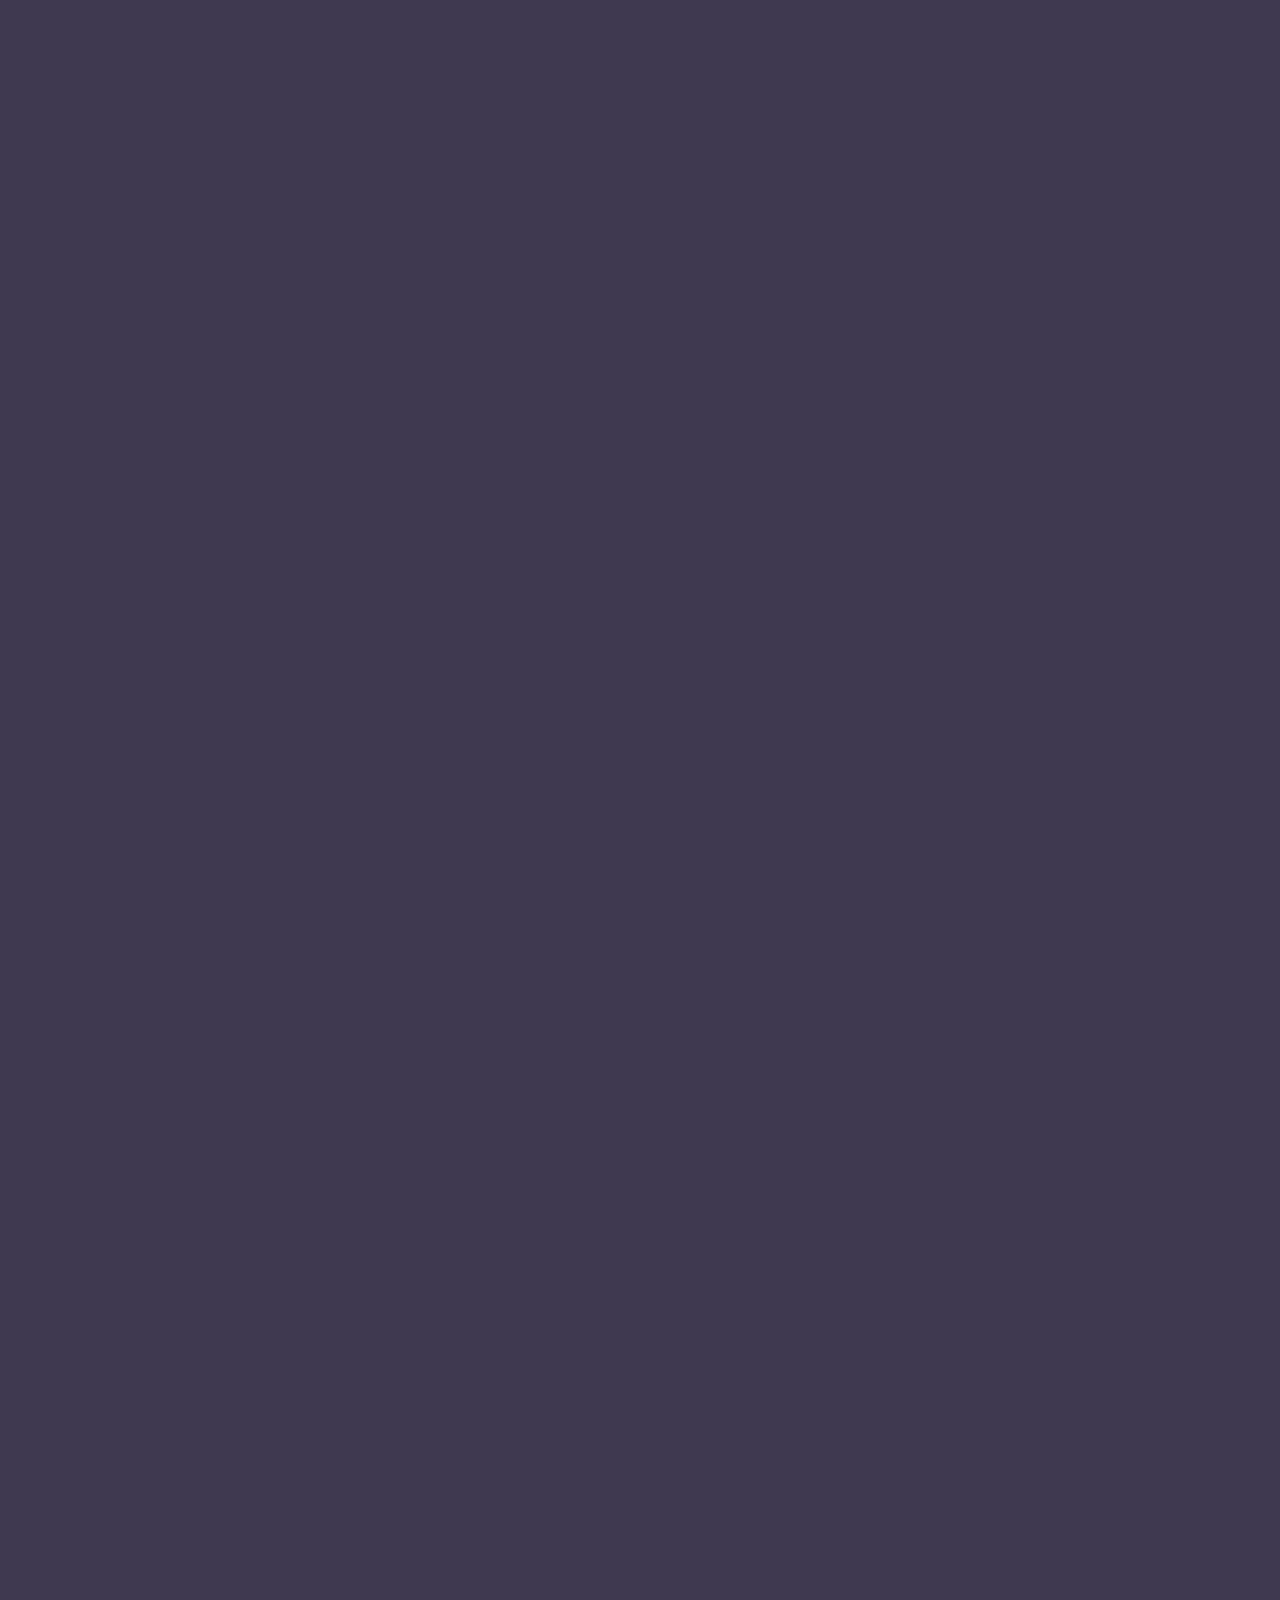
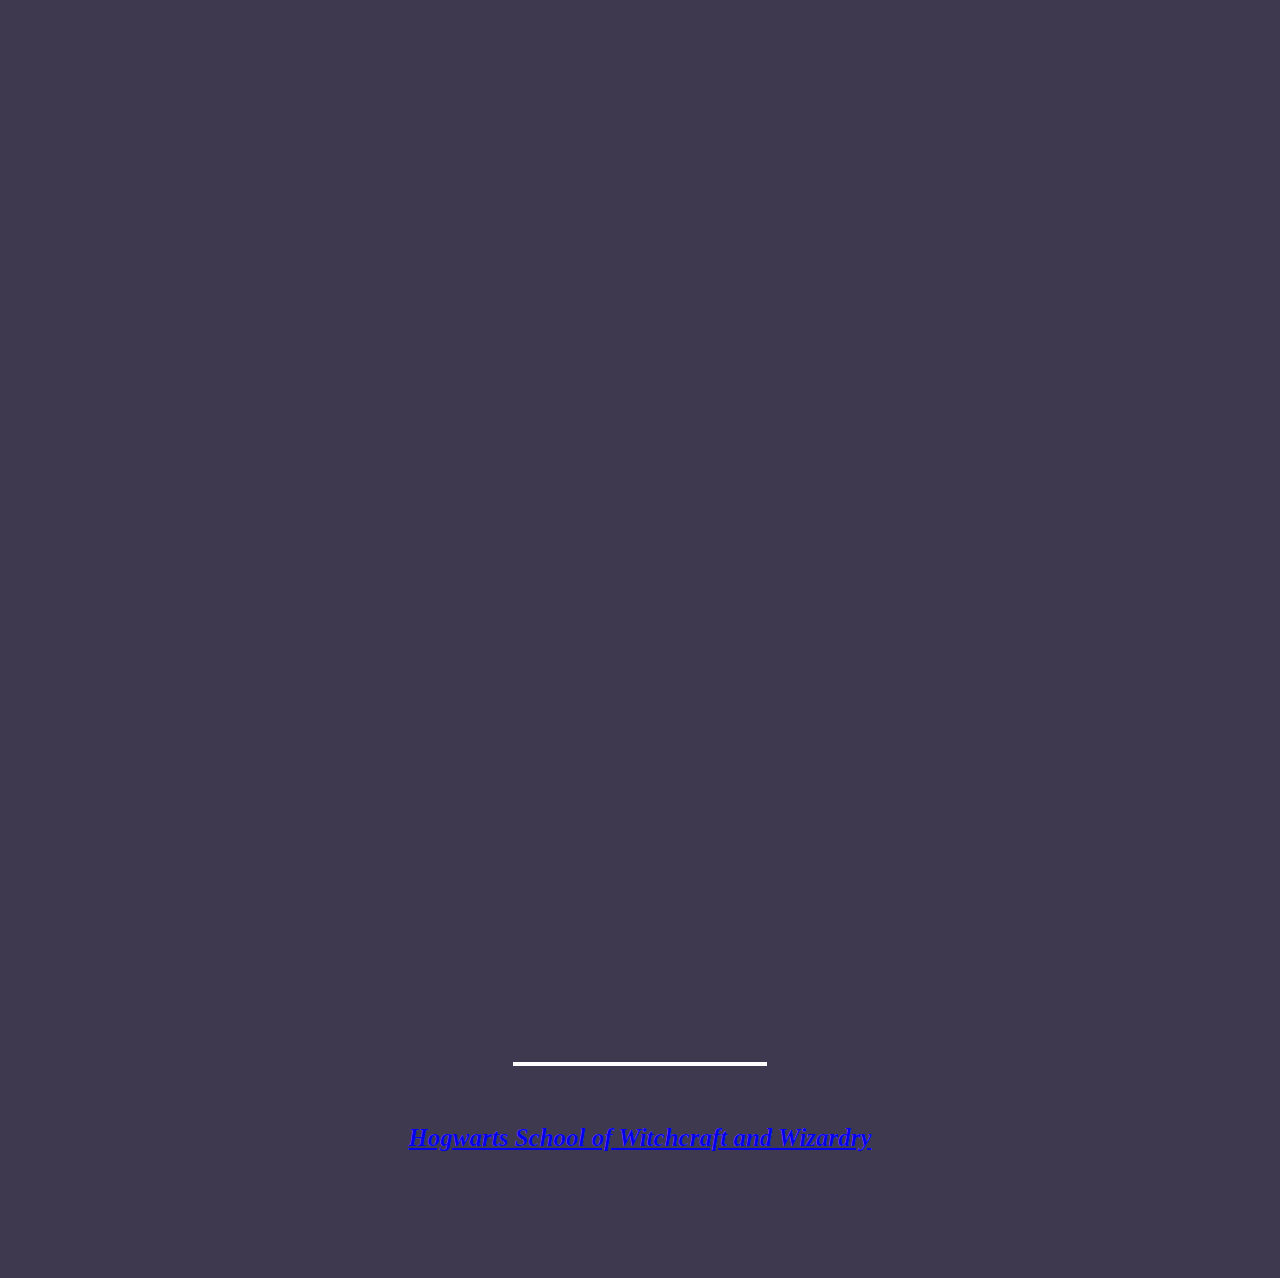
<file: 1301/2_School_Professor.html>
<html>
    <head>
        <meta charset = "UTF-8">
        <title>Hogwarts</title>
        <link rel="stylesheet" type="text/css" href="css/School_Professor.css">
    </head>
    <body>
        <div id="header">
        <center>
                <div style="position: relative;" >
            <img class="Main" src="img/Main.jpg">
                <div style="left: 50%; margin-left: -200px; bottom: 200px; font-size:100; 
                font-weight:bold; color:white; position: absolute;">
                Hogwarts
                <br>
                _
                <br>
            </div>
                <br>
            <div style="left: 50%; margin-left: -200px; bottom: 85px; font-size:25; 
                color:white; position: absolute;">
                    Hogwarts, Hogwarts, Hoggy Warty, Hogwarts,<br>
    Teach us something please,
            </div>
        </center>
            <nav>
                <ul>
                    <li><a href="index.html">Main</a></li>
                    <li><a href="2_School.html">School</a>
                    <ul>
                        <li><a href="2_School_Place.html">Place</a></li>
                        <li><a href="2_School_Subject.html">Subject</a></li>
                        <li><a href="2_School_Professor.html">Professor</a></li>
                    </ul>
                </li>
                    <li><a>Student</a>
                    <ul>
                        <li><a href="3_Student_Sorting_Hat.html">Sorting Hat</a></li>
                        <li><a href="3_Student_exam.html">Exam</a></li>
                    </ul>
                </li>
                    <li><a>Home</a>
                    <ul>
                        <li><a href="4_Home_Gryffindor.html">Gryffindor</a></li>
                        <li><a href="4_Home_Slytherin.html">Slytherin</a></li>
                        <li><a href="4_Home_Ravenclaw.html">Ravenclaw</a></li>
                        <li><a href="4_Home_Hufflepuff.html">Hufflepuff</a></li>
                    </ul></li>
                </ul>
            </nav>
        </div>
        <!-- 여기까지가 헤더 -->
        <a name="first_line">
        <br><br><br><br>
        <div class="card_Albus">
          <img  class="picture" src="img/Albus.PNG" alt="Avatar">
          <div class="container">
            <h3><b>Albus Dumbledore</b></h3> 
                <div class="smalltext">(전)교장</div>
                <br><br>
          </div>
        </div>
        
        <div class="card_Sev">
          <img  class="picture" src="img/Sev.PNG" alt="Avatar">
          <div class="container">
            <h3><b>Severus Snape</b></h3> 
            <div class="smalltext">(전)교장, 슬리데린 사감, 마법약, <br>어둠의 마법 방어술 교수</div>
            <br>
          </div>
        </div>

        <div class="card_MC">
           <img  class="picture" src="img/MC.jpg" alt="Avatar">
           <div class="container">
                <h3><b>Minerva McGonagall</b></h3> 
                <div class="smalltext">(현)교장,그리핀도르 사감<br>변신술 교수</div>
                <br>
            </div>
        </div>
        <br><br><br>
        <div class="card_MC">
            <img  class="picture" src="img/Moony.jpg" alt="Avatar">
            <div class="container">
                    <h3><b>Remus Lupin</b></h3> 
                    <div class="smalltext">(전)어둠의 마법 방어술 교수</div>
                    <br><br>
            </div>
        </div>

        <div class="card_Hagrid">
                <img  class="picture" src="img/Hagrid.PNG" alt="Avatar">
                <div class="container">
                        <h3><b>Rubeus Hagrid</b></h3> 
                        <div class="smalltext">신비한 동물 돌보기 교수<br>호그와트 사냥터지기</div>
                        <br>
                </div>
            </div>
            
        <div class="card_Filius">
            <img  class="picture" src="img/Filius.png" alt="Avatar">
            <div class="container">
                    <h3><b>Filius Flitwick</b></h3> 
                <div class="smalltext">래번클로 사감/마법 수업</div>
                <br><br>
            </div>
        </div>
        <br><br><br>
        <div class="card_Pomona">
            <img  class="picture" src="img/Pomona.PNG" alt="Avatar">
            <div class="container">
                    <h3><b>Pomona Sprout</b></h3> 
                <div class="smalltext">후플푸프 사감/약초학 교수</div>
                <br><br>
            </div>
        </div>

        <div class="card_Hooch">
            <img  class="picture" src="img/Hooch.PNG" alt="Avatar">
            <div class="container">
                    <h3><b>Rolanda Hooch</b></h3> 
                <div class="smalltext">1학년생 비행교수<br>퀴디치 경기 총 관리인</div>
                <br>
            </div>
        </div>

        <div class="card_Trel">
            <img  class="picture" src="img/Trel.PNG" alt="Avatar">
            <div class="container">
                    <h3><b>Sybill Trelawney</b></h3> 
                <div class="smalltext">점술 교수</div>
                <br><br>
            </div>
        </div>
        <br><br><br>
        <div class="card_Cuth">
            <img  class="picture" src="img/Cuth.PNG" alt="Avatar">
            <div class="container">
                    <h3><b>Cuthbert Binns</b></h3> 
                <div class="smalltext">마법의 역사</div>
                <br><br>
            </div>
        </div>

        <div class="card_Bath">
            <img  class="picture" src="img/Bath.PNG" alt="Avatar">
            <div class="container">
                    <h3><b>Bathsheda Babbling</b></h3> 
                <div class="smalltext">고대 룬 문자</div>
                <br><br>
            </div>
        </div>

        <div class="card_Carrow">
            <img  class="picture" src="img/Carrow.PNG" alt="Avatar">
            <div class="container">
                    <h3><b>Alecto Carrow</b></h3> 
                <div class="smalltext">머글연구</div>
                <br><br>
            </div>
        </div>
        <br><br><br>
        <div class="card_Sep">
            <img  class="picture" src="img/Sep.PNG" alt="Avatar">
            <div class="container">
                    <h3><b>Septima Vector</b></h3> 
                <div class="smalltext">산술점</div>
                <br><br>
            </div>
        </div>

        <div class="card_Aurora">
                <img  class="picture" src="img/Aurora.PNG" alt="Avatar">
                <div class="container">
                        <h3><b>Aurora Sinistra</b></h3> 
                    <div class="smalltext">천문학</div>
                    <br><br>
                </div>
            </div>
            
        <div class="card_Pom">
            <img  class="picture" src="img/Pom.PNG" alt="Avatar">
            <div class="container">
                    <h3><b>Poppy Pomfrey</b></h3> 
                <div class="smalltext">호그와트 병동 보건사</div>
                <br><br>
            </div>
        </div>
        <br><br><br>
        <div class="card_Argus">
            <img  class="picture" src="img/Argus.PNG" alt="Avatar">
            <div class="container">
                    <h3><b>Argus Filch</b></h3> 
                <div class="smalltext">학교 관리인</div>
                <br><br>
            </div>
        </div>

        <div class="card_Arma">
            <img  class="picture" src="img/Arma.PNG" alt="Avatar">
            <div class="container">
                    <h3><b>Arma Pinns</b></h3> 
                <div class="smalltext">도서관 관장</div>
                <br><br>
            </div>
        </div>

        <div class="card_House">
            <img  class="picture" src="img/house.PNG" alt="Avatar">
            <div class="container">
                    <h3><b>House-elf</b></h3> 
                <div class="smalltext">100명이 넘는 집요정들이<br>학교의 요리와 청소를 맡고 있음</div>
                <br>
            </div>
        </div> 
        <hr size=4 width=20% color=white align="center" noshade>
        <br><br>
        <div class="finaltext">
                <a href="#first_line">
                Hogwarts School of Witchcraft and Wizardry
                </a>
            </div>
            <br><br><br><br><br>
        </body>
</html>
</file>
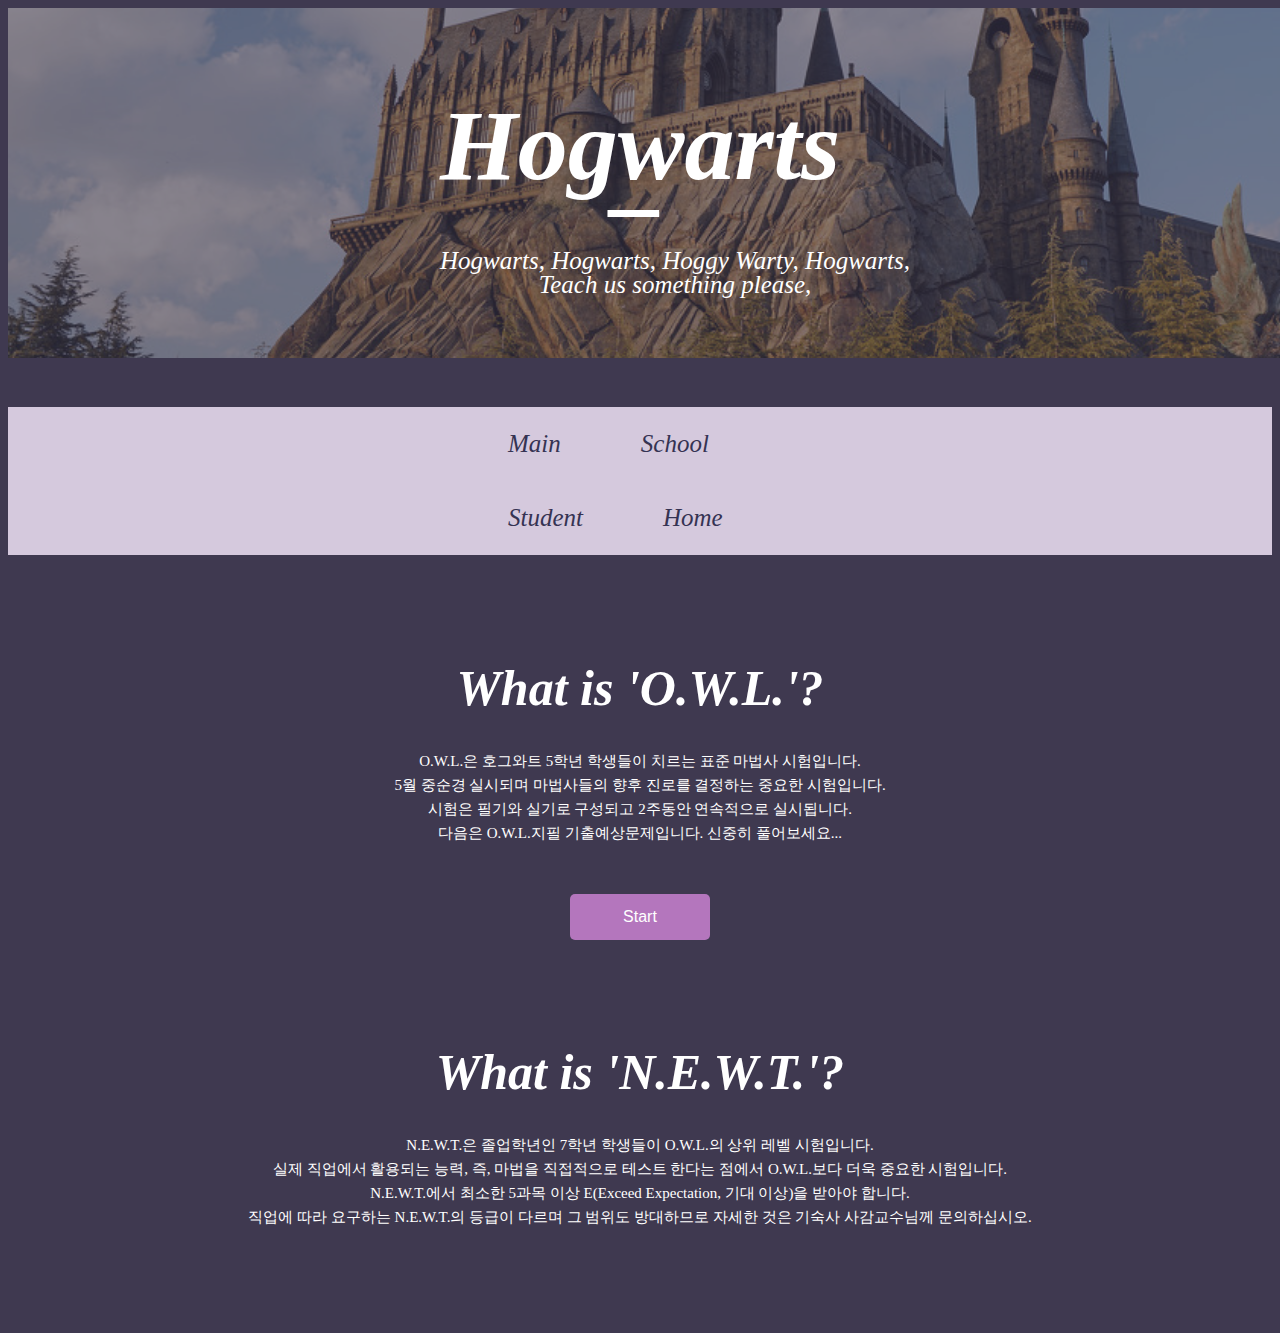
<file: 1301/3_Student_exam.html>
<html>
    <head>
        <meta charset = "UTF-8" name="viewport" content="width=device-width, initial-scale=1">
        <title>Hogwarts</title>
        <link rel="stylesheet" type="text/css" href="css/Student_exam.css">
    </head>
    <body>
        <div id="header">
        <center>
                <div style="position: relative;" >
            <img class="Main" src="img/Main.jpg">
                <div style="left: 50%; margin-left: -200px; bottom: 200px; font-size:100; 
                font-weight:bold; color:white; position: absolute;">
                Hogwarts
                <br>
                _
                <br>
            </div>
                <br>
            <div style="left: 50%; margin-left: -200px; bottom: 85px; font-size:25; 
                color:white; position: absolute;">
                    Hogwarts, Hogwarts, Hoggy Warty, Hogwarts,<br>
    Teach us something please,
            </div>
        </center>
            <nav>
                <ul>
                    <li><a href="index.html">Main</a></li>
                    <li><a href="2_School.html">School</a>
                    <ul>
                        <li><a href="2_School_Place.html">Place</a></li>
                        <li><a href="2_School_Subject.html">Subject</a></li>
                        <li><a href="2_School_Professor.html">Professor</a></li>
                    </ul>
                </li>
                    <li><a>Student</a>
                    <ul>
                        <li><a href="3_Student_Sorting_Hat.html">Sorting Hat</a></li>
                        <li><a href="3_Student_exam.html">Exam</a></li>
                    </ul>
                </li>
                    <li><a>Home</a>
                    <ul>
                        <li><a href="4_Home_Gryffindor.html">Gryffindor</a></li>
                        <li><a href="4_Home_Slytherin.html">Slytherin</a></li>
                        <li><a href="4_Home_Ravenclaw.html">Ravenclaw</a></li>
                        <li><a href="4_Home_Hufflepuff.html">Hufflepuff</a></li>
                    </ul></li>
                </ul>
            </nav>
        </div>
        <!-- 여기까지가 헤더 -->
        <br><br><br><br>
        <center>
        <div class="subTitle">What is 'O.W.L.'?</div><br>
        <p><div class="subcontent">O.W.L.은 호그와트 5학년 학생들이 치르는 표준 마법사 시험입니다.<br>
            5월 중순경 실시되며 마법사들의 향후 진로를 결정하는 중요한 시험입니다.<br>
            시험은 필기와 실기로 구성되고 2주동안 연속적으로 실시됩니다.<br>
            다음은 O.W.L.지필 기출예상문제입니다. 신중히 풀어보세요<span id="dots">...</span><br><br>
                <span id="Start">  
                <br><br>
                <hr size=2 width=15% color=white align="center" noshade><br>
                    <div class="subject">Magic(마법)</div><br>
                    <hr size=2 width=15% color=white align="center" noshade><br>
                <p><div class="question">(1) 다음 중 잠겨있는 문이나 자물쇠 등을 여는 주문은?</div></p>
                <form name="form">
                    <input type="radio" name="magicQ" value="v1">아씨오<br>
                    <input type="radio" name="magicQ" value="v2">알로호모라<br>
                    <input type="radio" name="magicQ" value="v3">인센디오<br>
                    <input type="radio" name="magicQ" value="v4">윙가르디움 레비오우사<br>
                    <input class="ap" type="button" name="선택" value="정답확인" onclick="Question()">
                   </form>
                   <p id="check"></p>

                   <p><div class="question">(2) 다음 중 보가트를 퇴치하는 주문은 무엇인가요?</div></p>
                   <form name="form2">
                    <input type="radio" name="magicQ2" value="v1">익스펙토 패트로눔<br>
                    <input type="radio" name="magicQ2" value="v2">리디큘러스<br>
                    <input class="ap" type="button" name="선택" value="정답확인" onclick="Question2()">
                    </form>
                    <p id="check2"></p>

                   <p><div class="question">(3) 다음 중 장난마법(Jinx)에 속하는 주문이 아닌 것은 무엇인가요?</div></p>
                   <form name="form3">
                    <input type="radio" name="magicQ3" value="v1">섹튬셈프라<br>
                    <input type="radio" name="magicQ3" value="v2">슬러귤러스 이럭토<br>
                    <input type="radio" name="magicQ3" value="v3">테르지오<br>
                    <input type="radio" name="magicQ3" value="v4">릭투셈프라<br>
                    <input class="ap" type="button" name="선택" value="정답확인" onclick="Question3()">
                    </form>
                    <p id="check3"></p><br><br>

                    <hr size=2 width=15% color=white align="center" noshade><br>
                    <div class="subject">Transfiguration(변신술)</div><br>
                    <hr size=2 width=15% color=white align="center" noshade><br>
                    <p><div class="question">(1) 원소 변환술에 대한 갬프의 법칙에는 몇가지 예외 원칙이 있나요?</div></p>
                    <form name="form4">
                        <input type="radio" name="magicQ4" value="v1">3가지<br>
                        <input type="radio" name="magicQ4" value="v2">5가지<br>
                        <input type="radio" name="magicQ4" value="v3">8가지<br>
                        <input type="radio" name="magicQ4" value="v4">11가지<br>
                        <input class="ap" type="button" name="선택" value="정답확인" onclick="Question4()">
                       </form>
                       <p id="check4"></p>

                       <p><div class="question">(2) 다음 중 레파리파지 주문의 효과는 무엇인가요?</div></p>
                    <form name="form5">
                        <input type="radio" name="magicQ5" value="v1">변신한 사람과 물체의 실체를 보여주기<br>
                        <input type="radio" name="magicQ5" value="v2">동물을 물잔으로 바꾸기<br>
                        <input type="radio" name="magicQ5" value="v3">지팡이 끝에서 뱀 소환하기<br>
                        <input type="radio" name="magicQ5" value="v4">변신술의 효과를 되돌리기<br>
                        <input class="ap" type="button" name="선택" value="정답확인" onclick="Question5()">
                       </form>
                       <p id="check5"></p>

                       <p><div class="question">(3) 동물로 변신할 수 있는 마법사를 일컫는 말을 고르시오.</div></p>
                    <form name="form6">
                        <input type="radio" name="magicQ6" value="v1">호크룩스<br>
                        <input type="radio" name="magicQ6" value="v2">먼던구스<br>
                        <input type="radio" name="magicQ6" value="v3">애니마구스<br>
                        <input type="radio" name="magicQ6" value="v4">메타모프구스<br>
                        <input class="ap" type="button" name="선택" value="정답확인" onclick="Question6()">
                       </form>
                       <p id="check6"></p><br><br>

                    <hr size=2 width=15% color=white align="center" noshade><br>
                    <div class="subject">Defence Against the Dark Art(어둠의 마법 방어술)</div><br>
                    <hr size=2 width=15% color=white align="center" noshade><br>
                    <p><div class="question">(1) 늑대인간의 특징으로 옳지 않은 것을 고르시오.</div></p>
                    <form name="form7">
                        <input type="radio" name="magicQ7" value="v1">1637년 [늑대인간 행동 규칙]이 만들어졌다.<br>
                        <input type="radio" name="magicQ7" value="v2">울프스베인 마법약을 마시면 늑대인간이 되었을때 이성을 유지할 수 있다.<br>
                        <input type="radio" name="magicQ7" value="v3">은으로 만든 탄환으로 늑대인간을 죽일 수 있다는 신화는 사실이다.<br>
                        <input type="radio" name="magicQ7" value="v4">늑대인간이 일반인과 결혼할 시, 늑대인간의 성질은 자녀에게 이어지지 않는다.<br>
                        <input class="ap" type="button" name="선택" value="정답확인" onclick="Question7()">
                       </form>
                       <p id="check7"></p>

                       <p><div class="question">(2) 레덕토 저주의 효과는 무엇인가요?</div></p>
                    <form name="form8">
                        <input type="radio" name="magicQ8" value="v1">단단한 물체를 산산조각낸다.<br>
                        <input type="radio" name="magicQ8" value="v2">빠르게 다가오는 상대를 느리게 만든다.<br>
                        <input type="radio" name="magicQ8" value="v3">뱀을 없앤다.<br>
                        <input type="radio" name="magicQ8" value="v4">상대방에게 침묵저주를 건다.<br>
                        <input class="ap" type="button" name="선택" value="정답확인" onclick="Question8()">
                       </form>
                       <p id="check8"></p>

                    <p><div class="question">(3) 용서받지 못할 저주가 아닌 것을 고르시오.</div></p>
                    <form name="form9">
                        <input type="radio" name="magicQ9" value="v1">임페리오<br>
                        <input type="radio" name="magicQ9" value="v2">아바다 케다브라<br>
                        <input type="radio" name="magicQ9" value="v3">스투페파이<br>
                        <input type="radio" name="magicQ9" value="v4">크루시오<br>
                        <input class="ap" type="button" name="선택" value="정답확인" onclick="Question9()">
                        </form>
                        <p id="check9"></p><br><br>
                        
                    <hr size=2 width=15% color=white align="center" noshade><br>
                    <div class="subject">Potions(마법약)</div><br>
                    <hr size=2 width=15% color=white align="center" noshade><br>
                    <p><div class="question">(1) 위석의 특징으로 옳은 것을 고르시오.</div></p>
                    <form name="form10">
                        <input type="radio" name="magicQ10" value="v1">대부분 독을 만드는데 사용된다.<br>
                        <input type="radio" name="magicQ10" value="v2">위석으로 아모텐시아를 만들 수 있다.<br>
                        <input type="radio" name="magicQ10" value="v3">정제된 뒤 사용해야 한다.<br>
                        <input type="radio" name="magicQ10" value="v4">염소의 위에서 꺼낸 돌이다.<br>
                        <input class="ap" type="button" name="선택" value="정답확인" onclick="Question10()">
                       </form>
                       <p id="check10"></p>

                    <p><div class="question">(2) 마력 강화제의 재료로 알맞지 않은 것을 고르시오.</div></p>
                <form name="form11">
                    <input type="radio" name="magicQ11" value="v1">살라맨더의 피<br>
                    <input type="radio" name="magicQ11" value="v2">재채기풀<br>
                    <input type="radio" name="magicQ11" value="v3">당귀<br>
                    <input type="radio" name="magicQ11" value="v4">생강뿌리<br>
                    <input class="ap" type="button" name="선택" value="정답확인" onclick="Question11()">
                    </form>
                    <p id="check11"></p>

                <p><div class="question">(3) 아모텐시아를 만드는 과정 중에 알맞지 않은 것을 찾으시오.</div></p>
                <form name="form12">
                    <input type="radio" name="magicQ12" value="v1">양귀비 꽃즙을 넣고 시계방향으로 2번, 시계반대방향으로 3번씩 젓는다.<br>
                    <input type="radio" name="magicQ12" value="v2">차갑게 식힌 애쉬와인더의 알의 1/2 조각을 빻아서 넣고 시계방향으로 7번 젓는다.<br>
                    <input type="radio" name="magicQ12" value="v3">푸른색이 되면 자신의 머리카락과 겨우살이열매를 넣고 3분을 기다린다.<br>
                    <input type="radio" name="magicQ12" value="v4">색깔이 완전히 진주빛으로 되었을 때 '스킬리드'라고 주문을 외우며 지팡이를 휘두르면 완성.<br>
                    <input class="ap" type="button" name="선택" value="정답확인" onclick="Question12()">
                    </form>
                    <p id="check12"></p><br><br>

                    <hr size=2 width=15% color=white align="center" noshade><br>
                    <div class="subject">History of Magic(마법의 역사)</div><br>
                    <hr size=2 width=15% color=white align="center" noshade><br>
                <p><div class="question">(1) 14세기 마녀사냥 때, 웬델린이라는 아주 기이한 마법사가 마녀사냥꾼들에게 잡힌 횟수는?</div></p>
                <form name="form13">
                    <input type="radio" name="magicQ13" value="v1">47번<br>
                    <input type="radio" name="magicQ13" value="v2">12번<br>
                    <input type="radio" name="magicQ13" value="v3">46번<br>
                    <input type="radio" name="magicQ13" value="v4">11번<br>
                    <input class="ap" type="button" name="선택" value="정답확인" onclick="Question13()">
                    </form>
                    <p id="check13"></p>

                    <p><div class="question">(2) 국제 비밀 법령이 제정된 주요 이유는 무엇입니까?</div></p>
                <form name="form14">
                    <input type="radio" name="magicQ14" value="v1">머글사이에서 일어나는 무의미한 마녀사냥을 끝내기 위해.<br>
                    <input type="radio" name="magicQ14" value="v2">전 세계에세 마법사의 존재를 숨기고 머글로부터 마법사 공동체를 보호하기 위해.<br>
                    <input type="radio" name="magicQ14" value="v3">1612년 대대적으로 일어난 도깨비 반란을 머글에게 들키지 않기 위해.<br>
                    <input type="radio" name="magicQ14" value="v4">머글정부와 마법사협회의 교류를 위해.<br>
                    <input class="ap" type="button" name="선택" value="정답확인" onclick="Question14()">
                    </form>
                    <p id="check14"></p>

                    <p><div class="question">(3) 볼드모트와 그의 세력, '죽음을 먹는 자들'에 대항하던 알버스 덤블도어가 사망한 1997년, 교장이 된 인물은 누구입니까?</div></p>
                <form name="form15">
                    <input type="radio" name="magicQ15" value="v1">미네르바 맥고나걸<br>
                    <input type="radio" name="magicQ15" value="v2">돌로레스 엄브릿지<br>
                    <input type="radio" name="magicQ15" value="v3">빅터 크라우처<br>
                    <input type="radio" name="magicQ15" value="v4">세베루스 스네이프<br>
                    <input class="ap" type="button" name="선택" value="정답확인" onclick="Question15()">
                    </form>
                    <p id="check15"></p><br><br>

                    <hr size=2 width=15% color=white align="center" noshade><br>
                    <div class="subject">Herbology(약초학)</div><br>
                    <hr size=2 width=15% color=white align="center" noshade><br>
                    <p><div class="question">(1) 비명소리를 들으면 목숨을 잃을 수 있는 식물은 무엇인가요?</div></p>
                <form name="form16">
                    <input type="radio" name="magicQ16" value="v1">스너글러프<br>
                    <input type="radio" name="magicQ16" value="v2">플리터블룸<br>
                    <input type="radio" name="magicQ16" value="v3">맨드레이크<br>
                    <input type="radio" name="magicQ16" value="v4">벨라도나<br>
                    <input class="ap" type="button" name="선택" value="정답확인" onclick="Question16()">
                    </form>
                    <p id="check16"></p>
                    <p><div class="question">(2) 독특한 쐐기풀 잎을 덮고 있는 것은 무엇인가요?</div></p>
                <form name="form17">
                    <input type="radio" name="magicQ17" value="v1">쐐기꽃<br>
                    <input type="radio" name="magicQ17" value="v2">쐐기털<br>
                    <input type="radio" name="magicQ17" value="v3">쐐기뿌리<br>
                    <input type="radio" name="magicQ17" value="v4">악취수액<br>
                    <input class="ap" type="button" name="선택" value="정답확인" onclick="Question17()">
                    </form>
                    <p id="check17"></p>
                    <p><div class="question">(3) '악마의 덫'의 특징으로 바르지 않은 것을 고르시오.</div></p>
                <form name="form18">
                    <input type="radio" name="magicQ18" value="v1">물리치려면 강한 빛이나 불꽃이 필요하다.<br>
                    <input type="radio" name="magicQ18" value="v2">움직이며 소음을 낼 수 있는 '반 지각' 마법 식물이다.<br>
                    <input type="radio" name="magicQ18" value="v3">암살에 이용되기도 했다.<br>
                    <input type="radio" name="magicQ18" value="v4">가만히 있으면 시체로 인식해 놓아준다.<br>
                    <input class="ap" type="button" name="선택" value="정답확인" onclick="Question18()">
                    </form>
                    <p id="check18"></p><br><br>
                    수고하셨습니다. 각자 채점 후 등급을 매겨보세요.<br>
                    《등금》<br>
                        O : Outstanding(특출함)<br>
                        E : Exceeds Expectations(기대 이상)<br>
                        A : Acceptable(무난함)<br><br>

                        P : Poor(형편없음)<br>
                        D : Dreadful(끔직함)<br>
                        T : Troll(트롤 수준)<br>
                </div>
                </span></p>
            <button class="secondbtn" onclick="myFunction()" id="startbutton">Start</button>
            <br><br><br><br><br><br><div class="subTitle">What is 'N.E.W.T.'?</div><br>
            <p><div class="subcontent">N.E.W.T.은 졸업학년인 7학년 학생들이 O.W.L.의 상위 레벨 시험입니다.<br>
                실제 직업에서 활용되는 능력, 즉, 마법을 직접적으로 테스트 한다는 점에서 O.W.L.보다 더욱 중요한 시험입니다.<br>
                N.E.W.T.에서 최소한 5과목 이상 E(Exceed Expectation, 기대 이상)을 받아야 합니다.<br>
                직업에 따라 요구하는 N.E.W.T.의 등급이 다르며 그 범위도 방대하므로 자세한 것은 기숙사 사감교수님께 문의하십시오.</div><br><br>
        </center>
        <br><br>
           <script type="text/javascript" src="js/Student_exam.js"></script>
        </body>
</html>
</file>
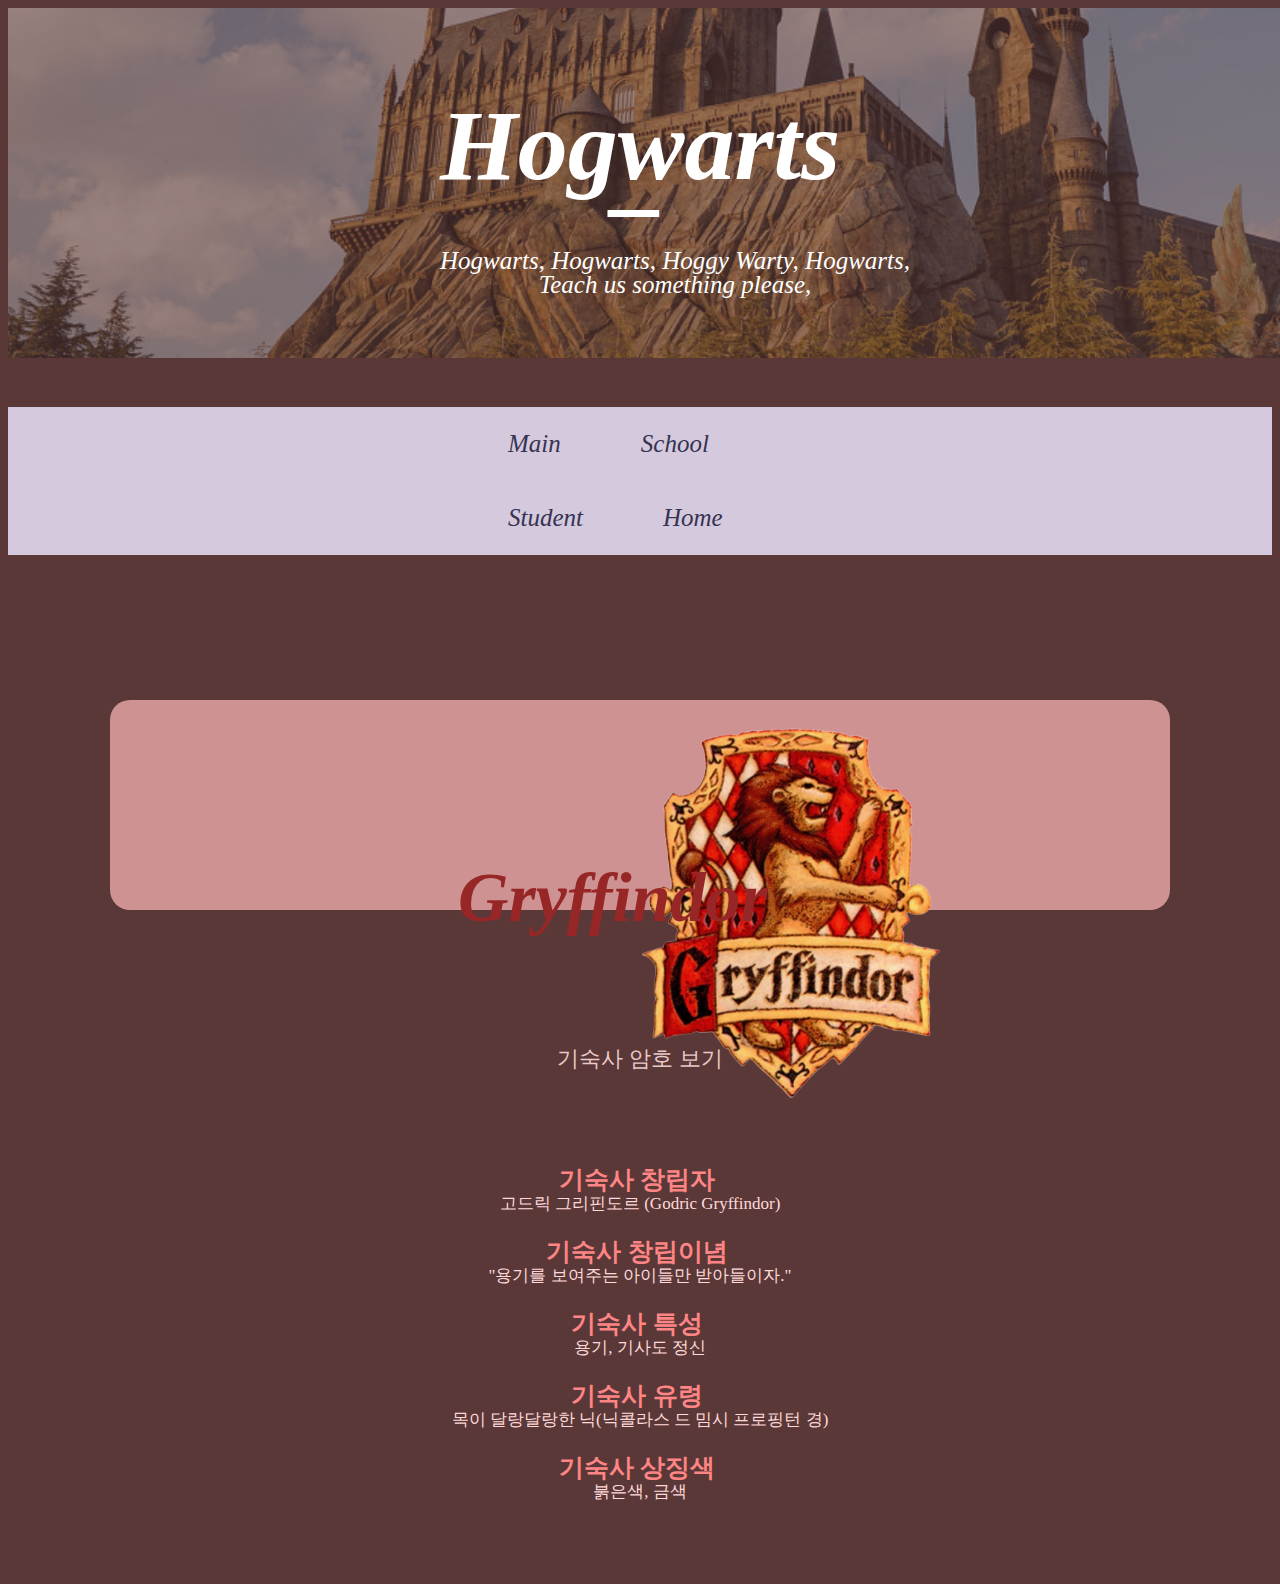
<file: 1301/4_Home_Gryffindor.html>
<html>
    <head>
        <meta charset = "UTF-8">
        <title>Hogwarts</title>
        <link rel="stylesheet" type="text/css" href="css/Home_Gryffindor.css">
    </head>
    <body>
        <div id="header">
        <center>
                <div style="position: relative;" >
            <img class="Main" src="img/Main.jpg">
                <div style="left: 50%; margin-left: -200px; bottom: 200px; font-size:100; 
                font-weight:bold; color:white; position: absolute;">
                Hogwarts
                <br>
                _
                <br>
            </div>
                <br>
            <div style="left: 50%; margin-left: -200px; bottom: 85px; font-size:25; 
                color:white; position: absolute;">
                    Hogwarts, Hogwarts, Hoggy Warty, Hogwarts,<br>
    Teach us something please,
            </div>
        </center>
            <nav>
                <ul>
                    <li><a href="index.html">Main</a></li>
                    <li><a href="2_School.html">School</a>
                    <ul>
                        <li><a href="2_School_Place.html">Place</a></li>
                        <li><a href="2_School_Subject.html">Subject</a></li>
                        <li><a href="2_School_Professor.html">Professor</a></li>
                    </ul>
                </li>
                    <li><a>Student</a>
                    <ul>
                        <li><a href="3_Student_Sorting_Hat.html">Sorting Hat</a></li>
                        <li><a href="3_Student_exam.html">Exam</a></li>
                    </ul>
                </li>
                    <li><a>Home</a>
                    <ul>
                        <li><a href="4_Home_Gryffindor.html">Gryffindor</a></li>
                        <li><a href="4_Home_Slytherin.html">Slytherin</a></li>
                        <li><a href="4_Home_Ravenclaw.html">Ravenclaw</a></li>
                        <li><a href="4_Home_Hufflepuff.html">Hufflepuff</a></li>
                    </ul></li>
                </ul>
            </nav>
        </div>
        <!-- 여기까지가 헤더 -->
        <br><br><br><br><br>
        <center>
            <div class="textarea" style="position: relative;"></div>
            <img class="gri" src="img/Gryffindor.png"><br><br><br>
            <div class="Title">Gryffindor</div><br><br>
            <input class="type" type="button" value="기숙사 암호 보기" onclick="typeWriter()"><br>
            <p class="code" id="code"></p>
            <br><br>
            <div class="TT">기숙사 창립자&nbsp;</div>
            <div class="ss">고드릭 그리핀도르 (Godric Gryffindor)</div><br>
            <div class="TT">기숙사 창립이념&nbsp;</div>
            <div class="ss">"용기를 보여주는 아이들만 받아들이자."</div><br>
            <div class="TT">기숙사 특성&nbsp;</div>
            <div class="ss">용기, 기사도 정신</div><br>
            <div class="TT">기숙사 유령&nbsp;</div>
            <div class="ss">목이 달랑달랑한 닉(닉콜라스 드 밈시 프로핑턴 경)</div><br>
            <div class="TT">기숙사 상징색&nbsp;</div>
            <div class="ss">붉은색, 금색</div><br><br><br>
        </center>
        <script type="text/javascript" src="js/Gryffindor.js"></script>
        </body>
</html>
</file>
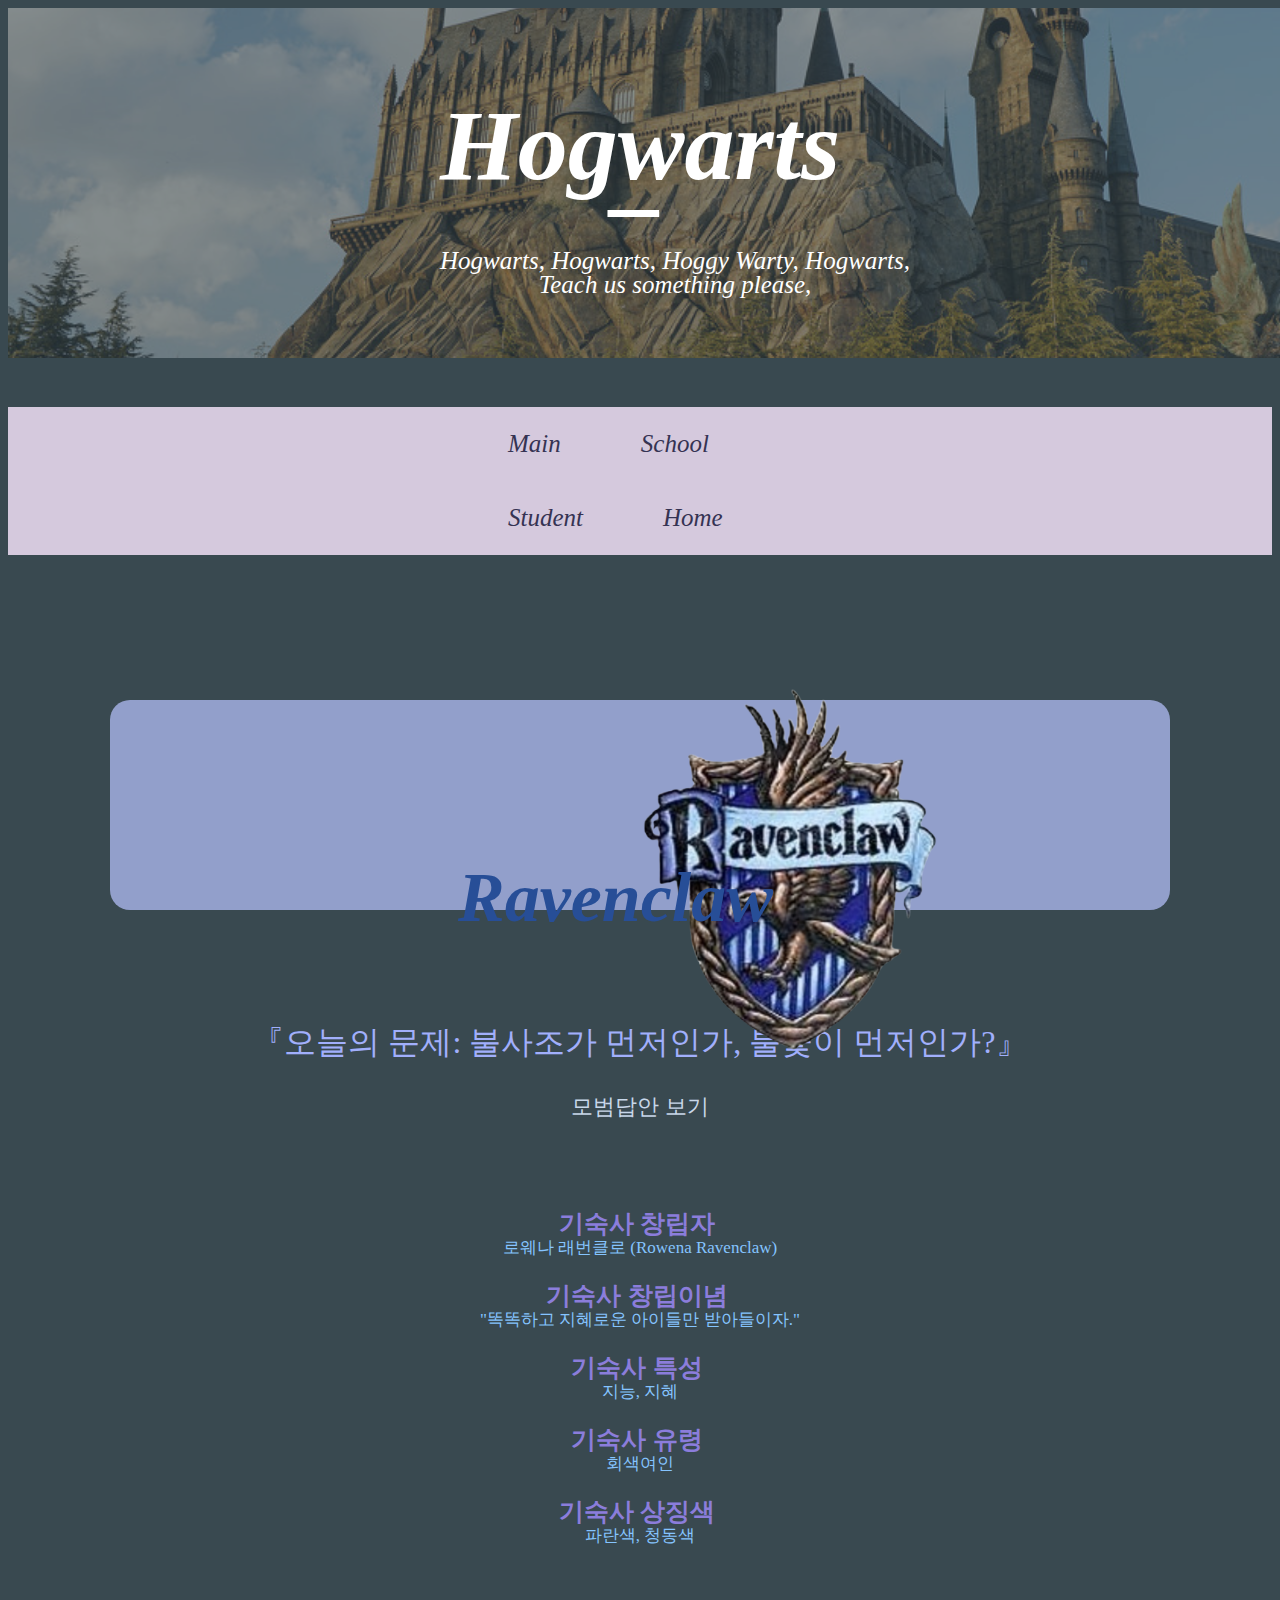
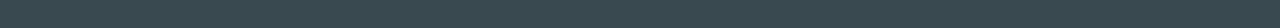
<file: 1301/4_Home_Ravenclaw.html>
<html>
    <head>
        <meta charset = "UTF-8">
        <title>Hogwarts</title>
        <link rel="stylesheet" type="text/css" href="css/Home_Ravenclaw.css">
    </head>
    <body>
        <div id="header">
        <center>
                <div style="position: relative;" >
            <img class="Main" src="img/Main.jpg">
                <div style="left: 50%; margin-left: -200px; bottom: 200px; font-size:100; 
                font-weight:bold; color:white; position: absolute;">
                Hogwarts
                <br>
                _
                <br>
            </div>
                <br>
            <div style="left: 50%; margin-left: -200px; bottom: 85px; font-size:25; 
                color:white; position: absolute;">
                    Hogwarts, Hogwarts, Hoggy Warty, Hogwarts,<br>
    Teach us something please,
            </div>
        </center>
            <nav>
                <ul>
                    <li><a href="index.html">Main</a></li>
                    <li><a href="2_School.html">School</a>
                    <ul>
                        <li><a href="2_School_Place.html">Place</a></li>
                        <li><a href="2_School_Subject.html">Subject</a></li>
                        <li><a href="2_School_Professor.html">Professor</a></li>
                    </ul>
                </li>
                    <li><a href="3_Student.html">Student</a>
                    <ul>
                        <li><a href="3_Student_Sorting_Hat.html">Sorting Hat</a></li>
                        <li><a href="3_Student_exam.html">Exam</a></li>
                        <li><a href="3_Student_schedule.html">Schedule</a></li>
                    </ul>
                </li>
                    <li><a href="4_Home.html">Home</a>
                    <ul>
                        <li><a href="4_Home_Gryffindor.html">Gryffindor</a></li>
                        <li><a href="4_Home_Slytherin.html">Slytherin</a></li>
                        <li><a href="4_Home_Ravenclaw.html">Ravenclaw</a></li>
                        <li><a href="4_Home_Hufflepuff.html">Hufflepuff</a></li>
                    </ul></li>
                </ul>
            </nav>
        </div>
        <!-- 여기까지가 헤더 -->
        <br><br><br><br><br>
        <center>
            <div class="textarea" style="position: relative;"></div>
            <img class="re" src="img/Ravenclaw.png"><br><br><br>
            <div class="Title">Ravenclaw</div><br><br>
            <div class="qustion">『오늘의 문제: 불사조가 먼저인가, 불꽃이 먼저인가?』</div><br>
            <input class="type" type="button" value="모범답안 보기" onclick="typeWriter()"><br>
            <p class="code" id="code"></p>
            <br><br>
            <div class="TT">기숙사 창립자&nbsp;</div>
            <div class="ss">로웨나 래번클로 (Rowena Ravenclaw)</div><br>
            <div class="TT">기숙사 창립이념&nbsp;</div>
            <div class="ss">"똑똑하고 지혜로운 아이들만 받아들이자."</div><br>
            <div class="TT">기숙사 특성&nbsp;</div>
            <div class="ss">지능, 지혜</div><br>
            <div class="TT">기숙사 유령&nbsp;</div>
            <div class="ss">회색여인</div><br>
            <div class="TT">기숙사 상징색&nbsp;</div>
            <div class="ss">파란색, 청동색</div><br><br><br>
        </center>
        <script type="text/javascript" src="js/Ravenclaw.js"></script>
        </body>
</html>
</file>
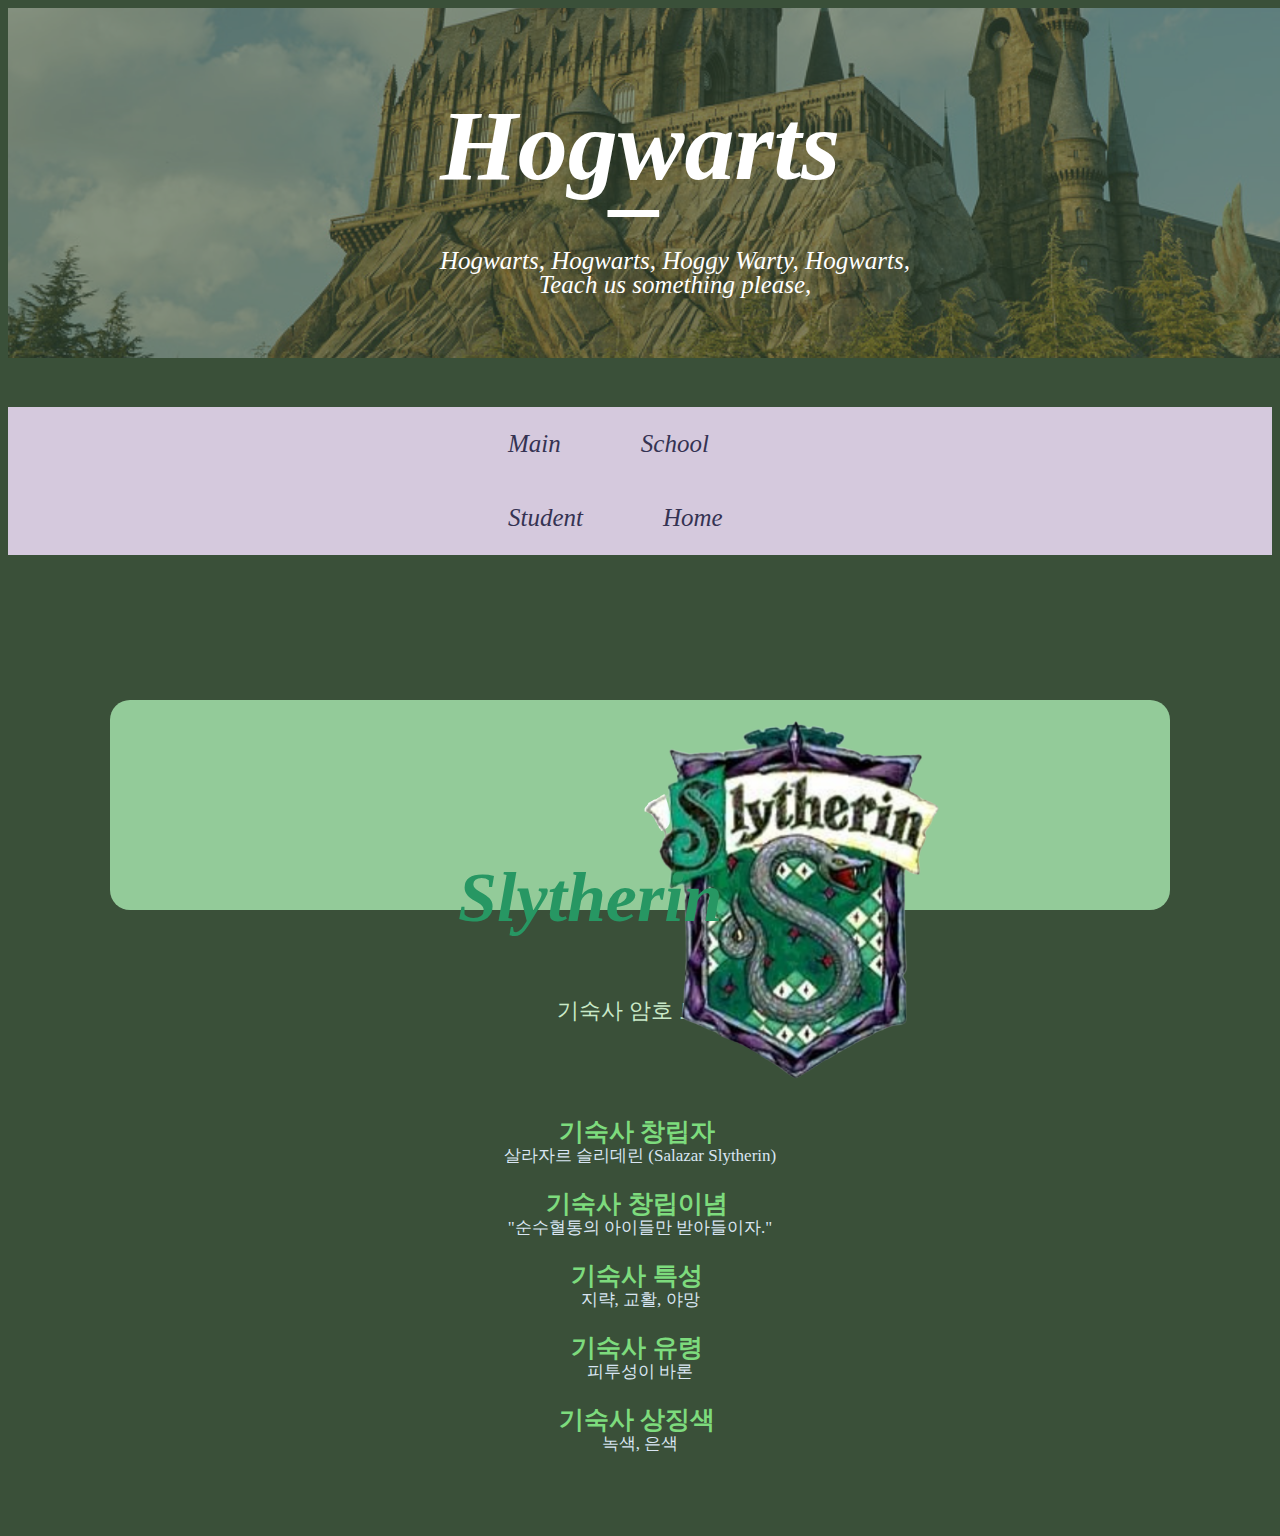
<file: 1301/4_Home_Slytherin.html>
<html>
    <head>
        <meta charset = "UTF-8">
        <title>Hogwarts</title>
        <link rel="stylesheet" type="text/css" href="css/Home_Slytherin.css">
    </head>
    <body>
        <div id="header">
        <center>
                <div style="position: relative;" >
            <img class="Main" src="img/Main.jpg">
                <div style="left: 50%; margin-left: -200px; bottom: 200px; font-size:100; 
                font-weight:bold; color:white; position: absolute;">
                Hogwarts
                <br>
                _
                <br>
            </div>
                <br>
            <div style="left: 50%; margin-left: -200px; bottom: 85px; font-size:25; 
                color:white; position: absolute;">
                    Hogwarts, Hogwarts, Hoggy Warty, Hogwarts,<br>
    Teach us something please,
            </div>
        </center>
            <nav>
                <ul>
                    <li><a href="index.html">Main</a></li>
                    <li><a href="2_School.html">School</a>
                    <ul>
                        <li><a href="2_School_Place.html">Place</a></li>
                        <li><a href="2_School_Subject.html">Subject</a></li>
                        <li><a href="2_School_Professor.html">Professor</a></li>
                    </ul>
                </li>
                    <li><a>Student</a>
                    <ul>
                        <li><a href="3_Student_Sorting_Hat.html">Sorting Hat</a></li>
                        <li><a href="3_Student_exam.html">Exam</a></li>
                    </ul>
                </li>
                    <li><a>Home</a>
                    <ul>
                        <li><a href="4_Home_Gryffindor.html">Gryffindor</a></li>
                        <li><a href="4_Home_Slytherin.html">Slytherin</a></li>
                        <li><a href="4_Home_Ravenclaw.html">Ravenclaw</a></li>
                        <li><a href="4_Home_Hufflepuff.html">Hufflepuff</a></li>
                    </ul></li>
                </ul>
            </nav>
        </div>
        <!-- 여기까지가 헤더 -->
        <br><br><br><br><br>
        <center>
            <div class="textarea" style="position: relative;"></div>
            <img class="sly" src="img/Slytherin.png"><br><br><br>
            <div class="Title">Slytherin</div>
            <input class="type" type="button" value="기숙사 암호 보기" onclick="typeWriter()"><br>
            <p class="code" id="code"></p>
            <br><br>
            <div class="TT">기숙사 창립자&nbsp;</div>
            <div class="ss">살라자르 슬리데린 (Salazar Slytherin)</div><br>
            <div class="TT">기숙사 창립이념&nbsp;</div>
            <div class="ss">"순수혈통의 아이들만 받아들이자."</div><br>
            <div class="TT">기숙사 특성&nbsp;</div>
            <div class="ss">지략, 교활, 야망</div><br>
            <div class="TT">기숙사 유령&nbsp;</div>
            <div class="ss">피투성이 바론</div><br>
            <div class="TT">기숙사 상징색&nbsp;</div>
            <div class="ss">녹색, 은색</div><br><br><br>
        </center>
        <script type="text/javascript" src="js/Slytherin.js"></script>
        </body>
</html>
</file>
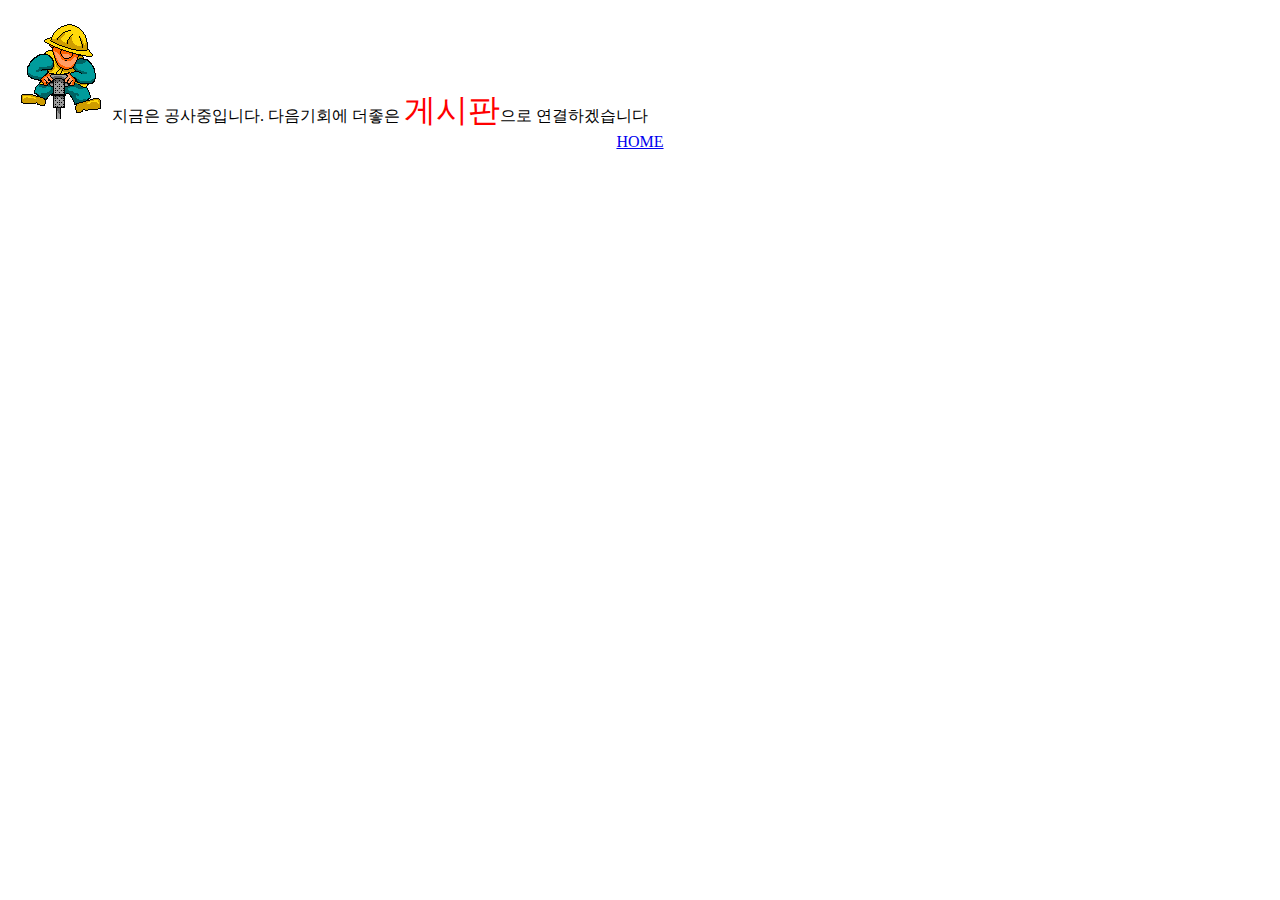
<file: hp_horizontal/board.html>
<!DOCTYPE html>
<html>
<head>
<meta charset="utf-8">
</head>
<body>
<img src=imgs/gongsa.gif >  지금은 공사중입니다.
다음기회에 더좋은 <font size=+3 color=red>게시판</font>으로 연결하겠습니다</img>
<center><a href="bottom1.html" TARGET="frame 2">HOME</center>
</body>
</html>
</file>
<file: 1301/css/School.css>
img.Main{
    object-fit: cover;
    width: 1520;
    height: 350;
    opacity: 0.4;
    filter: alpha(opacity=40);
    position: relative;
}


body{
    background: #3f3950;
    font-family: Baskerville, 'Goudy Old Style', Palatino, 'Book Antiqua', serif;
    font-size: 25px;
    font-style: italic;
    font-weight: normal;
    line-height: 24px;
}


nav{
    margin: auto;
    text-align: center;
}
nav ul ul{
    display: none;
}
nav ul li:hover > ul{
    display: block;
}

nav ul{
    background: #d5c9dd;
    padding: 0 460; 
    list-style: none;
    position: relative;
    display: inline-table;
}
nav ul:after {
    content: ""; clear: both; display: block;
}

nav ul li {
    float: left;
}
/*마우스 커서를 대면 색이 바뀜*/s
    nav ul li:hover {   
        background: #66648B;
        
    }
    
        nav ul li:hover a {
            color: #fff;
        }
    
    nav ul li a {
        display: block; padding: 25px 40px;
        color: rgb(53, 51, 83); text-decoration: none;
    }
        
    
nav ul ul {
    background: #66648B; border-radius: 0px; padding: 0;
    position: absolute; top: 100%;
}
    nav ul ul li {
        float: none; 
        border-bottom: 1px solid #66648B; position: relative;
    }
        nav ul ul li a {
            padding: 15px 40px;
            color: #fff;
        }	
            nav ul ul li a:hover {
                background: rgb(64, 62, 95);
            }
    
nav ul ul ul {
    position: absolute; left: 100%; top:0;
}



div.title{
    font-size: 42px; 
    color: white;
    font-style: normal;
}

div.text{
    font-size: 18px;
    color: white;
    font-style: normal;
}
div.anothertext{
    font-size: 14px;
    color: white;
    font-style: normal;
}

div.finaltext {
    background: -webkit-linear-gradient(left, #a18cd1, #fbc2eb);
    background:    -moz-linear-gradient(right, #a18cd1, #fbc2eb);
    background:      -o-linear-gradient(right, #a18cd1, #fbc2eb);
    background:         linear-gradient(to right, #a18cd1, #fbc2eb);
    -webkit-background-clip: text;
            background-clip: text;
    color: transparent;
    font-size: 25px;
    font-style: italic;
    font-weight: bold;
}
</file>
<file: 1301/css/School_Place.css>
.middletitle{
    color: beige;
    font-size: 45px;
    font-style: normal;
    text-align: center;
}

.mySlides {
    display: none
}
img {
    vertical-align: middle;
}

/* Slideshow container */
.slideshow-container {
  max-width: 1000px;
  position: relative;
  margin: auto;
}

.image-text{
    text-align: center;
    position: absolute;
    top: 50%;
    left: 50%;
    transform: translate(-50%, -50%);
    color: white;
}

.title{
    font-size: 29px;
    font-style: normal;
    font-weight: bold;
}

.sub{
    font-size: 18px;
    font-style: normal;
}

.prev, .next {
    cursor: pointer;
    position: absolute;
    top: 50%;
    width: auto;
    padding: 14px;
    margin-top: -22px;
    color: white;
    font-weight: bold;
    font-style: normal;
    text-align: center;
    font-size: 30px;
    transition: 0.6s ease;
    border-radius: 0 3px 3px 0;
    user-select: none;
  }
  
  .next {
    right: 0;
    border-radius: 3px 0 0 3px;
  }
  
  .prev:hover, .next:hover {
    background-color: rgba(0,0,0,0.8);
  }
  
  /* Number text (1/3 etc) */
  .numbertext {
    color: white;
    font-size: 18px;
    padding: 8px 12px;
    position: absolute;
    top: 0;
    font-style: normal;
  }
  
  /* Fading animation */
  .fade {
    -webkit-animation-name: fade;
    -webkit-animation-duration: 1.5s;
    animation-name: fade;
    animation-duration: 1.5s;
  }
  
/* 여기까지가 슬라이드 */


img.Main{
    object-fit: cover;
    width: 1520;
    height: 350;
    opacity: 0.4;
    filter: alpha(opacity=40);
    position: relative;
}

body{
    background: #3f3950;
    font-family: Baskerville, 'Goudy Old Style', Palatino, 'Book Antiqua', serif;
    font-size: 25px;
    font-style: italic;
    font-weight: normal;
    line-height: 24px;
}

nav{
    margin: auto;
    text-align: center;
}
nav ul ul{
    display: none;
}
nav ul li:hover > ul{
    display: block;
}

nav ul{
    background: #d5c9dd;
    padding: 0 460; 
    list-style: none;
    position: relative;
    display: inline-table;
    z-index: 1;
}
nav ul:after {
    content: ""; clear: both; display: block;
    z-index: 1;
}

nav ul li {
    float: left;
    z-index: 1;
}
/*마우스 커서를 대면 색이 바뀜*/s
    nav ul li:hover {   
        background: #66648B;
        z-index: 1;
        
    }
    
        nav ul li:hover a {
            color: #fff;
            z-index: 1;
        }
    
    nav ul li a {
        display: block; padding: 25px 40px;
        color: rgb(53, 51, 83); text-decoration: none;
        z-index: 1;
    }
        
    
nav ul ul {
    background: #66648B; border-radius: 0px; padding: 0;
    position: absolute; top: 100%;
    z-index: 1;
}
    nav ul ul li {
        float: none; 
        border-bottom: 1px solid #66648B; position: relative;
        z-index: 1;
    }
        nav ul ul li a {
            padding: 15px 40px;
            color: #fff;
            z-index: 1;
        }	
            nav ul ul li a:hover {
                background: rgb(64, 62, 95);
                z-index: 1;
            }
    
nav ul ul ul {
    position: absolute; left: 100%; top:0;
    z-index: 1;
}


  
  .container {
    padding: 64px;
  }
  .row:after {
    content: "";
    display: table;
    clear: both
  }
  .column-66 {
    float: left;
    width: 55%;
    padding: 0px;
  }
  .column-33 {
    position: relative;
    float: left;
    width: 100%;
    padding: 0px;
    margin: 0px;
    left: 780px;
    bottom: 260;
  }
  .large-font {
    color: #FFD700;
    font-size: 34px;
  }
  .xlarge-font {
    color: rgb(204, 62, 62);
    font-size: 45px;
    font-style: normal;
  }
  .middle-font{
      color: white;
      font-size: 28px;
      font-style: normal;
  }

  .final-font{
      color: white;
      font-size: 17px;
      font-style: normal;
  }
  
  img {
    display: block;
    height: auto;
    max-width: 100%;
  }
  
  /* 여기까지가 길설명 */
</file>
<file: 1301/css/School_Professor.css>
img.Main{
    object-fit: cover;
    width: 1520;
    height: 350;
    opacity: 0.4;
    filter: alpha(opacity=40);
    position: relative;
}


body{
    overflow:auto; 
    background: #3f3950;
    font-family: Baskerville, 'Goudy Old Style', Palatino, 'Book Antiqua', serif;
    font-size: 25px;
    font-style: italic;
    font-weight: normal;
    line-height: 24px;
}


nav{
    margin: auto;
    text-align: center;
}
nav ul ul{
    display: none;
}
nav ul li:hover > ul{
    display: block;
}

nav ul{
    background: #d5c9dd;
    padding: 0 460; 
    list-style: none;
    position: relative;
    display: inline-table;
}
nav ul:after {
    content: ""; clear: both; display: block;
}

nav ul li {
    float: left;
}
/*마우스 커서를 대면 색이 바뀜*/s
    nav ul li:hover {   
        background: #66648B;
        
    }
    
        nav ul li:hover a {
            color: #fff;
            z-index: 1;
        }
    
    nav ul li a {
        display: block; padding: 25px 40px;
        color: rgb(53, 51, 83); text-decoration: none;
        z-index: 1;
    }
        
    
nav ul ul {
    background: #66648B; border-radius: 0px; padding: 0;
    position: absolute; top: 100%;
    z-index: 1;
}
    nav ul ul li {
        float: none; 
        border-bottom: 1px solid #66648B; position: relative;
        z-index: 1;
    }
        nav ul ul li a {
            padding: 15px 40px;
            color: #fff;
            z-index: 1;
        }	
            nav ul ul li a:hover {
                background: rgb(64, 62, 95);
                z-index: 1;
            }
    
nav ul ul ul {
    position: absolute; left: 100%; top:0;
}



.card_Albus {
    position: relative;
    left: 150px;   
    text-align: center;
    background-color: white;
    box-shadow: 0 14px 16px 0 rgba(0,0,0,0.5);
    transition: 0.3s;
    width: 20%;
    border-radius: 5px;
    
  }

  .card_Sev{
    position: relative;
    left: 600px;
    bottom: 440px;
    text-align: center;
    background-color: white;
    box-shadow: 0 14px 16px 0 rgba(0,0,0,0.5);
    transition: 0.3s;
    width: 20%;
    border-radius: 5px;
  }

  .card_MC{
    position: relative;
    left: 1050px;
    bottom: 880px;
    text-align: center;
    background-color: white;
    box-shadow: 0 14px 16px 0 rgba(0, 0, 0, 0.5);
    transition: 0.3s;
    width: 20%;
    border-radius: 5px;
  }

  .card_Moony{
    position: relative;
    left: 150px;
    text-align: center;
    background-color: white;
    box-shadow: 0 14px 16px 0 rgba(0, 0, 0, 0.5);
    transition: 0.3s;
    width: 20%;
    border-radius: 5px;
  }

  .card_Hagrid{
    position: relative;
    left: 600px;
    bottom: 1320px;
    text-align: center;
    background-color: white;
    box-shadow: 0 14px 16px 0 rgba(0, 0, 0, 0.5);
    transition: 0.3s;
    width: 20%;
    border-radius: 5px;
  }

  .card_Filius{
    position: relative;
    left: 150px;   
    bottom: 1760px;
    text-align: center;
    background-color: white;
    box-shadow: 0 14px 16px 0 rgba(0,0,0,0.5);
    transition: 0.3s;
    width: 20%;
    border-radius: 5px;
  }

  .card_Pomona{
    position: relative;
    left: 150px;   
    bottom: 1760px;
    text-align: center;
    background-color: white;
    box-shadow: 0 14px 16px 0 rgba(0,0,0,0.5);
    transition: 0.3s;
    width: 20%;
    border-radius: 5px;
  }

  .card_Hooch{
    position: relative;
    left: 600px;   
    bottom: 2200px;
    text-align: center;
    background-color: white;
    box-shadow: 0 14px 16px 0 rgba(0,0,0,0.5);
    transition: 0.3s;
    width: 20%;
    border-radius: 5px;
  }

  .card_Trel{
    position: relative;
    left: 1050px;   
    bottom: 2640px;
    text-align: center;
    background-color: white;
    box-shadow: 0 14px 16px 0 rgba(0,0,0,0.5);
    transition: 0.3s;
    width: 20%;
    border-radius: 5px;
  }

  .card_Cuth{
    position: relative;
    left: 1050px;   
    bottom: 2640px;
    text-align: center;
    background-color: white;
    box-shadow: 0 14px 16px 0 rgba(0,0,0,0.5);
    transition: 0.3s;
    width: 20%;
    border-radius: 5px;
  }

  .card_Bath{
    position: relative;
    left: 600px;   
    bottom: 3080px;
    text-align: center;
    background-color: white;
    box-shadow: 0 14px 16px 0 rgba(0,0,0,0.5);
    transition: 0.3s;
    width: 20%;
    border-radius: 5px;
  }

  .card_Carrow{
    position: relative;
    left: 150px;   
    bottom: 3520px;
    text-align: center;
    background-color: white;
    box-shadow: 0 14px 16px 0 rgba(0,0,0,0.5);
    transition: 0.3s;
    width: 20%;
    border-radius: 5px;
  }

  .card_Sep{
    position: relative;
    left: 150px;   
    bottom: 3520px;
    text-align: center;
    background-color: white;
    box-shadow: 0 14px 16px 0 rgba(0,0,0,0.5);
    transition: 0.3s;
    width: 20%;
    border-radius: 5px;
  }

  .card_Aurora{
    position: relative;
    left: 600px;   
    bottom: 3960px;
    text-align: center;
    background-color: white;
    box-shadow: 0 14px 16px 0 rgba(0,0,0,0.5);
    transition: 0.3s;
    width: 20%;
    border-radius: 5px;
  }

  .card_Pom{
    position: relative;
    left: 1050px;   
    bottom: 4400px;
    text-align: center;
    background-color: white;
    box-shadow: 0 14px 16px 0 rgba(0,0,0,0.5);
    transition: 0.3s;
    width: 20%;
    border-radius: 5px;
  }

  .card_Argus{
    position: relative;
    left: 150px;   
    bottom: 4400px;
    text-align: center;
    background-color: white;
    box-shadow: 0 14px 16px 0 rgba(0,0,0,0.5);
    transition: 0.3s;
    width: 20%;
    border-radius: 5px;
  }

  .card_Arma{
    position: relative;
    left: 600px;   
    bottom: 4840px;
    text-align: center;
    background-color: white;
    box-shadow: 0 14px 16px 0 rgba(0,0,0,0.5);
    transition: 0.3s;
    width: 20%;
    border-radius: 5px;
  }

  .card_House{
    position: relative;
    left: 1050px;   
    bottom: 5280px;
    text-align: center;
    background-color: white;
    box-shadow: 0 14px 16px 0 rgba(0,0,0,0.5);
    transition: 0.3s;
    width: 20%;
    border-radius: 5px;
  }
  
  .card:hover {
    box-shadow: 0 20px 40px 0 rgba(0, 0, 0, 0.452);
  }
  
  img.picture {
    border-radius: 5px 5px 0 0;
    object-fit: cover;
    width: 100%;
    height: 280;
    display: block;
    margin: 0px;
    padding: 0px;
  }
  
  .container {
    padding: 2px 16px;
  }

  div.smalltext{
      text-align: center;
      font-style: normal;
      font-weight: bold;
      font-size: 16px;
  }

 div.finaltext {
    background: -webkit-linear-gradient(left, #a18cd1, #fbc2eb);
    background:    -moz-linear-gradient(right, #a18cd1, #fbc2eb);
    background:      -o-linear-gradient(right, #a18cd1, #fbc2eb);
    background:         linear-gradient(to right, #a18cd1, #fbc2eb);
    -webkit-background-clip: text;
            background-clip: text;
    color: transparent;
    font-size: 25px;
    font-style: italic;
    font-weight: bold;
    text-align: center;
}
</file>
<file: 1301/css/Student_exam.css>
#Start {display: none;}

img.Main{
    object-fit: cover;
    width: 1520;
    height: 350;
    opacity: 0.4;
    filter: alpha(opacity=40);
    position: relative;
}


body{
    overflow:auto; 
    background: #3f3950;
    font-family: Baskerville, 'Goudy Old Style', Palatino, 'Book Antiqua', serif;
    font-size: 25px;
    font-style: italic;
    font-weight: normal;
    line-height: 24px;
}


nav{
    margin: auto;
    text-align: center;
}
nav ul ul{
    display: none;
}
nav ul li:hover > ul{
    display: block;
}

nav ul{
    background: #d5c9dd;
    padding: 0 460; 
    list-style: none;
    position: relative;
    display: inline-table;
}
nav ul:after {
    content: ""; clear: both; display: block;
}

nav ul li {
    float: left;
}
/*마우스 커서를 대면 색이 바뀜*/s
    nav ul li:hover {   
        background: #66648B;
        
    }
    
        nav ul li:hover a {
            color: #fff;
            z-index: 1;
        }
    
    nav ul li a {
        display: block; padding: 25px 40px;
        color: rgb(53, 51, 83); text-decoration: none;
        z-index: 1;
    }
        
    
nav ul ul {
    background: #66648B; border-radius: 0px; padding: 0;
    position: absolute; top: 100%;
    z-index: 1;
}
    nav ul ul li {
        float: none; 
        border-bottom: 1px solid #66648B; position: relative;
        z-index: 1;
    }
        nav ul ul li a {
            padding: 15px 40px;
            color: #fff;
            z-index: 1;
        }	
            nav ul ul li a:hover {
                background: rgb(64, 62, 95);
                z-index: 1;
            }
    
nav ul ul ul {
    position: absolute; left: 100%; top:0;
}


.subTitle{
    font-size: 50px;
    font-weight: bold;
    color: white;
    text-align: center;
}

.subject{
    font-size: 36px;
    font-weight: bold;
    color: #b1f4cf;
    font-style: italic;
}

.question{
    font-size: 19px;
    font-style: normal;
    color: white;
    color: rgb(189, 229, 236)
}
.subcontent{
    font-size: 15px;
    font-style: normal;
    color: white;
}

.secondbtn{
    border: none;
    color: white;
    padding: 14px 28px;
    font-size: 16px;
    cursor: pointer;
    background-color: rgb(180, 118, 189);
    border-radius: 5px;
    width: 140px;
}

.ap{
    border: none;
    background-color: inherit;
    padding: 14px 28px;
    font-size: 12px;
    cursor: pointer;
    display: inline-block;
    color: rgb(226, 200, 233);
    border-radius: 5px;
}
.ap:hover {
    background-color: rgb(226, 200, 233);
    color: white;
  }
</file>
<file: 1301/css/Home_Gryffindor.css>
img.Main{
    object-fit: cover;
    width: 1520;
    height: 350;
    opacity: 0.4;
    filter: alpha(opacity=40);
    position: relative;
}


body{
    overflow:auto; 
    background: #5a3838;
    font-family: Baskerville, 'Goudy Old Style', Palatino, 'Book Antiqua', serif;
    font-size: 25px;
    font-style: italic;
    font-weight: normal;
    line-height: 24px;
}


nav{
    margin: auto;
    text-align: center;
}
nav ul ul{
    display: none;
}
nav ul li:hover > ul{
    display: block;
}

nav ul{
    background: #d5c9dd;
    padding: 0 460; 
    list-style: none;
    position: relative;
    display: inline-table;
}
nav ul:after {
    content: ""; clear: both; display: block;
}

nav ul li {
    float: left;
}
/*마우스 커서를 대면 색이 바뀜*/s
    nav ul li:hover {   
        background: #66648B;
        
    }
    
        nav ul li:hover a {
            color: #fff;
            z-index: 1;
        }
    
    nav ul li a {
        display: block; padding: 25px 40px;
        color: rgb(53, 51, 83); text-decoration: none;
        z-index: 1;
    }
        
    
nav ul ul {
    background: #66648B; border-radius: 0px; padding: 0;
    position: absolute; top: 100%;
    z-index: 1;
}
    nav ul ul li {
        float: none; 
        border-bottom: 1px solid #66648B; position: relative;
        z-index: 1;
    }
        nav ul ul li a {
            padding: 15px 40px;
            color: #fff;
            z-index: 1;
        }	
            nav ul ul li a:hover {
                background: rgb(64, 62, 95);
                z-index: 1;
            }
    
nav ul ul ul {
    position: absolute; left: 100%; top:0;
}

.textarea{
    background-color: rgba(255, 184, 184, 0.705);
    border: none;
    width: 1000px;
    height: 150px;
    text-align: center;
    border-radius: 20px;
    padding: 30px;
  }

.gri{
    margin-left: auto; 
    margin-right: auto;
    width: 300px;
    position: absolute;
    bottom: -200px;
}

.Title{
    font-weight: bold;
    font-size: 70px;
    color: rgb(151, 39, 39);
    position: absolute;
    bottom: -10px;
    margin-left: 450px;
}

.type{
    border: none;
    background-color: inherit;
    padding: 14px 28px;
    font-size: 22px;
    cursor: pointer;
    display: inline-block;
    color: rgb(233, 200, 200);
    border-radius: 5px;
}

.code{
    text-align: center;
    color: rgb(250, 252, 161);
    font-size: 32px;
}

.TT{
    text-align: center;
    color: rgb(255, 133, 133);
    font-size: 25px;
    font-weight: bold;
    font-style: normal;
}

.ss{
    text-align: center;
    color: rgb(255, 217, 217);
    font-size: 17px;
    font-style: normal;
}
</file>
<file: 1301/css/Home_Ravenclaw.css>
img.Main{
    object-fit: cover;
    width: 1520;
    height: 350;
    opacity: 0.4;
    filter: alpha(opacity=40);
    position: relative;
}


body{
    overflow:auto; 
    background: #394950;
    font-family: Baskerville, 'Goudy Old Style', Palatino, 'Book Antiqua', serif;
    font-size: 25px;
    font-style: italic;
    font-weight: normal;
    line-height: 24px;
}


nav{
    margin: auto;
    text-align: center;
}
nav ul ul{
    display: none;
}
nav ul li:hover > ul{
    display: block;
}

nav ul{
    background: #d5c9dd;
    padding: 0 460; 
    list-style: none;
    position: relative;
    display: inline-table;
}
nav ul:after {
    content: ""; clear: both; display: block;
}

nav ul li {
    float: left;
}
/*마우스 커서를 대면 색이 바뀜*/s
    nav ul li:hover {   
        background: #66648B;
        
    }
    
        nav ul li:hover a {
            color: #fff;
            z-index: 1;
        }
    
    nav ul li a {
        display: block; padding: 25px 40px;
        color: rgb(53, 51, 83); text-decoration: none;
        z-index: 1;
    }
        
    
nav ul ul {
    background: #66648B; border-radius: 0px; padding: 0;
    position: absolute; top: 100%;
    z-index: 1;
}
    nav ul ul li {
        float: none; 
        border-bottom: 1px solid #66648B; position: relative;
        z-index: 1;
    }
        nav ul ul li a {
            padding: 15px 40px;
            color: #fff;
            z-index: 1;
        }	
            nav ul ul li a:hover {
                background: rgb(64, 62, 95);
                z-index: 1;
            }
    
nav ul ul ul {
    position: absolute; left: 100%; top:0;
}

.textarea{
    background-color: rgba(184, 195, 255, 0.705);
    border: none;
    width: 1000px;
    height: 150px;
    text-align: center;
    border-radius: 20px;
    padding: 30px;
  }

.re{
    margin-left: auto; 
    margin-right: auto;
    width: 300px;
    position: absolute;
    bottom: -150px;
}

.Title{
    font-weight: bold;
    font-size: 70px;
    color: rgb(39, 78, 151);
    z-index: 1;
    position: absolute;
    bottom: -10px;
    margin-left: 450px;
}

.qustion{
    text-align: center;
    color: rgb(161, 175, 252);
    font-size: 32px;
    font-style: normal;
}

.type{
    border: none;
    background-color: inherit;
    padding: 14px 28px;
    font-size: 22px;
    cursor: pointer;
    display: inline-block;
    color: rgb(200, 215, 233);
    border-radius: 5px;
}

.code{
    text-align: center;
    color: rgb(161, 216, 252);
    font-size: 28px;
    font-style: normal;
}

.TT{
    text-align: center;
    color: rgb(139, 125, 219);
    font-size: 25px;
    font-weight: bold;
    font-style: normal;
}

.ss{
    text-align: center;
    color: rgb(133, 196, 255);
    font-size: 17px;
    font-style: normal;
}
</file>
<file: 1301/css/Home_Slytherin.css>
img.Main{
    object-fit: cover;
    width: 1520;
    height: 350;
    opacity: 0.4;
    filter: alpha(opacity=40);
    position: relative;
}


body{
    overflow:auto; 
    background: #3a5039;
    font-family: Baskerville, 'Goudy Old Style', Palatino, 'Book Antiqua', serif;
    font-size: 25px;
    font-style: italic;
    font-weight: normal;
    line-height: 24px;
}


nav{
    margin: auto;
    text-align: center;
}
nav ul ul{
    display: none;
}
nav ul li:hover > ul{
    display: block;
}

nav ul{
    background: #d5c9dd;
    padding: 0 460; 
    list-style: none;
    position: relative;
    display: inline-table;
}
nav ul:after {
    content: ""; clear: both; display: block;
}

nav ul li {
    float: left;
}
/*마우스 커서를 대면 색이 바뀜*/s
    nav ul li:hover {   
        background: #66648B;
        
    }
    
        nav ul li:hover a {
            color: #fff;
            z-index: 1;
        }
    
    nav ul li a {
        display: block; padding: 25px 40px;
        color: rgb(53, 51, 83); text-decoration: none;
        z-index: 1;
    }
        
    
nav ul ul {
    background: #66648B; border-radius: 0px; padding: 0;
    position: absolute; top: 100%;
    z-index: 1;
}
    nav ul ul li {
        float: none; 
        border-bottom: 1px solid #66648B; position: relative;
        z-index: 1;
    }
        nav ul ul li a {
            padding: 15px 40px;
            color: #fff;
            z-index: 1;
        }	
            nav ul ul li a:hover {
                background: rgb(64, 62, 95);
                z-index: 1;
            }
    
nav ul ul ul {
    position: absolute; left: 100%; top:0;
}

.textarea{
    background-color: rgba(184, 255, 194, 0.705);
    border: none;
    width: 1000px;
    height: 150px;
    text-align: center;
    border-radius: 20px;
    padding: 30px;
  }

.sly{
    margin-left: auto; 
    margin-right: auto;
    width: 300px;
    position: absolute;
    bottom: -180px;
}

.Title{
    font-weight: bold;
    font-size: 70px;
    color: rgb(39, 151, 99);
    position: absolute;
    bottom: -10px;
    margin-left: 450px;
}

.type{
    border: none;
    background-color: inherit;
    padding: 14px 28px;
    font-size: 22px;
    cursor: pointer;
    display: inline-block;
    color: rgb(201, 233, 200);
    border-radius: 5px;
}

.code{
    text-align: center;
    color: rgb(161, 252, 196);
    font-size: 32px;
}

.TT{
    text-align: center;
    color: rgb(125, 219, 125);
    font-size: 25px;
    font-weight: bold;
    font-style: normal;
}

.ss{
    text-align: center;
    color: rgb(217, 230, 243);
    font-size: 17px;
    font-style: normal;
}
</file>
